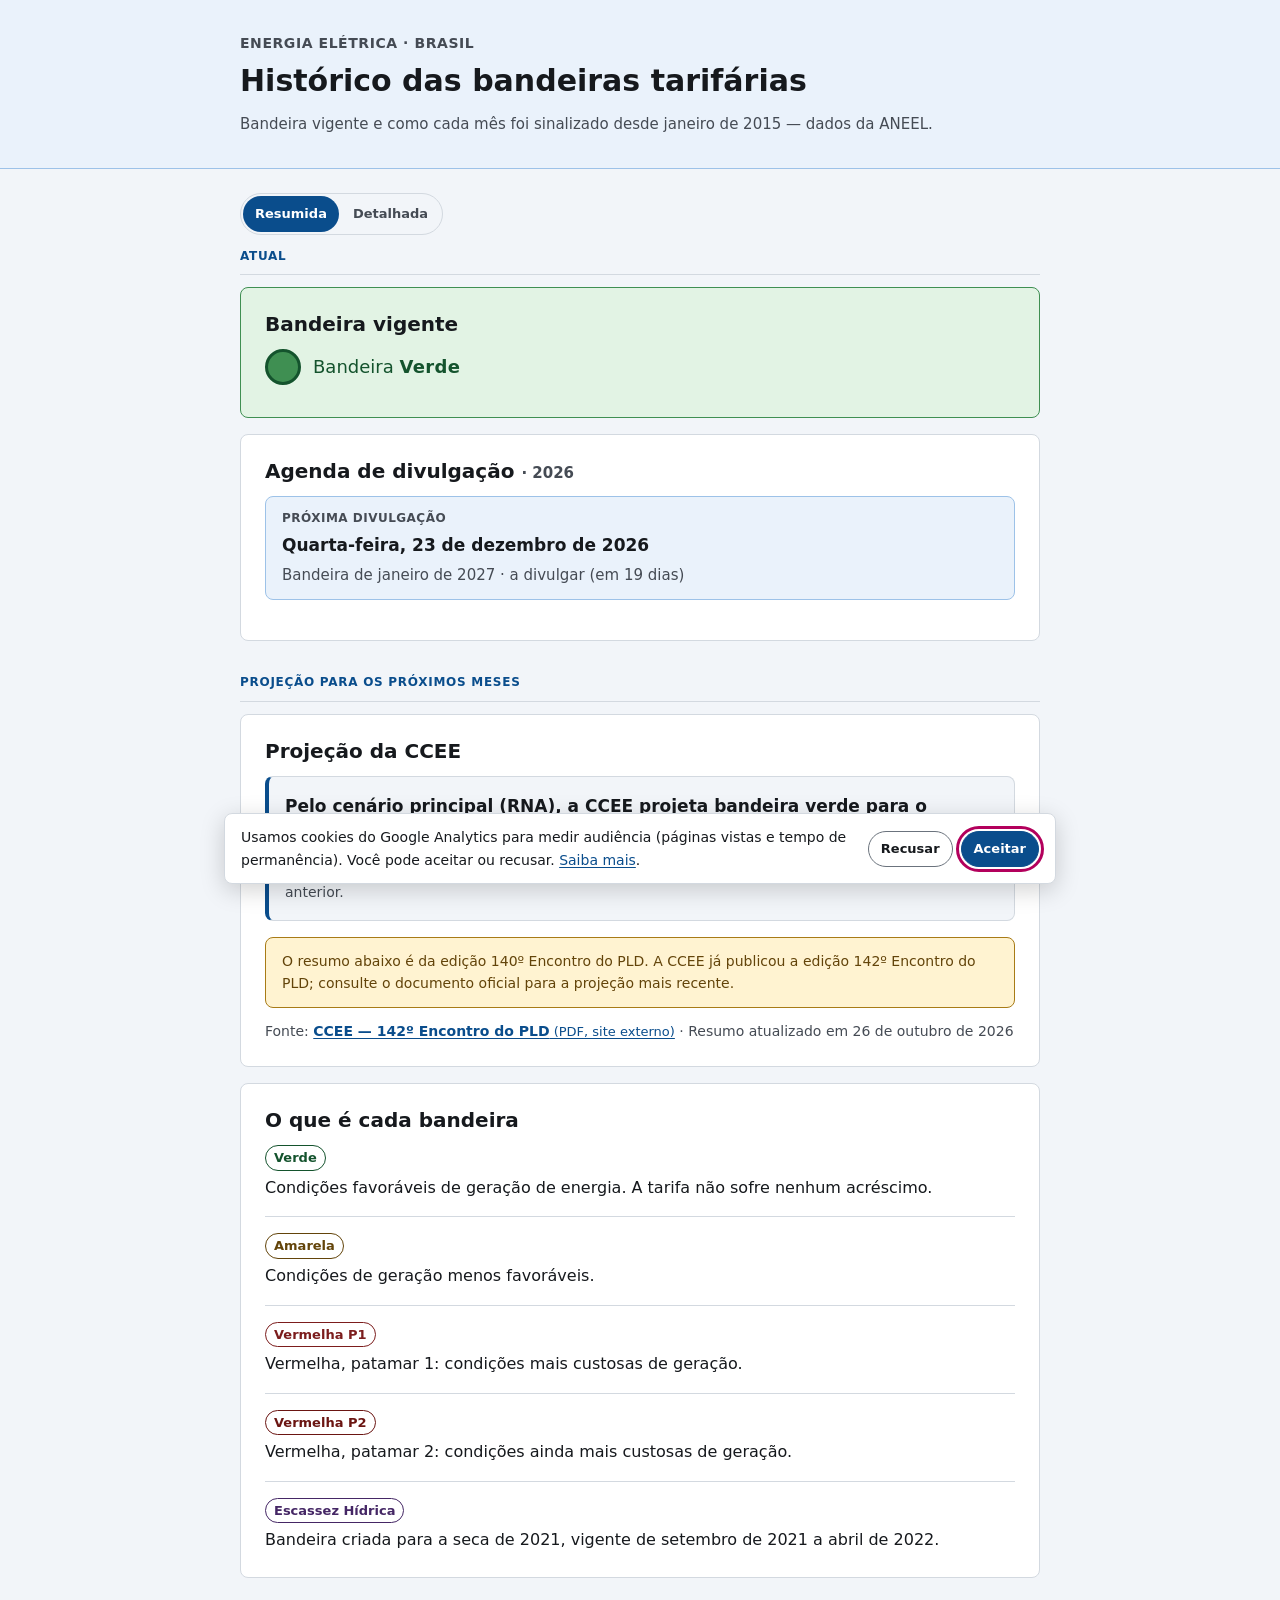
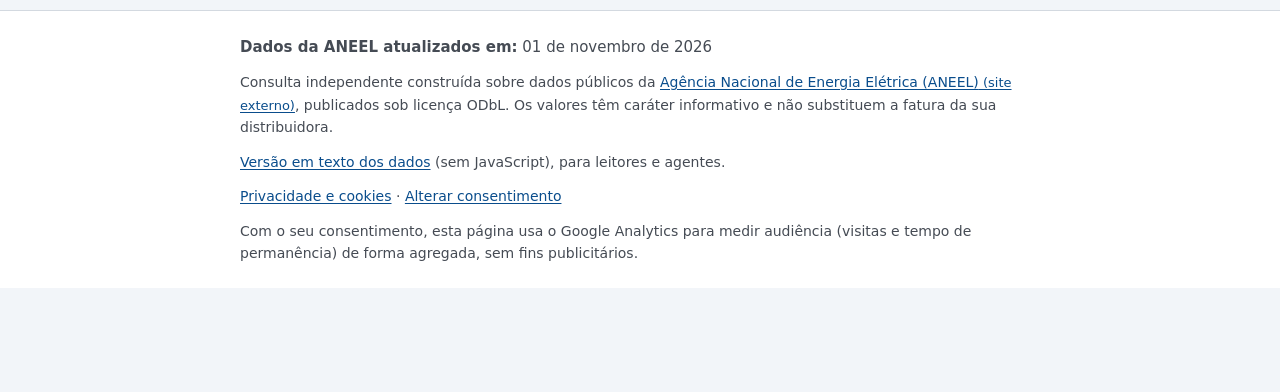
<file: index.html>
<!DOCTYPE html>
<html lang="pt-BR" data-visao="resumida">
<head>
<meta charset="utf-8">
<meta name="viewport" content="width=device-width, initial-scale=1">
<title>Histórico das bandeiras tarifárias — ANEEL (2015 a 2026)</title>
<meta name="description" content="Bandeira tarifária vigente, histórico mensal desde janeiro de 2015 e calendário de divulgação da ANEEL: gráfico por ano, resumo anual e tabela completa. Dados oficiais da ANEEL.">
<meta name="robots" content="index, follow, max-image-preview:large, max-snippet:-1">
<link rel="canonical" href="https://brunohdc.github.io/bandeiras-tarifarias/">
<meta name="theme-color" content="#0a4d8c">
<link rel="icon" href="favicon.svg" type="image/svg+xml">
<link rel="icon" href="favicon-96.png" sizes="96x96" type="image/png">

<!-- Open Graph e Twitter Card -->
<meta property="og:type" content="website">
<meta property="og:locale" content="pt_BR">
<meta property="og:site_name" content="Histórico das bandeiras tarifárias">
<meta property="og:title" content="Histórico das bandeiras tarifárias — ANEEL">
<meta property="og:description" content="Bandeira vigente, calendário de divulgação e série mensal das bandeiras tarifárias desde 2015. Dados oficiais da ANEEL.">
<meta property="og:url" content="https://brunohdc.github.io/bandeiras-tarifarias/">
<meta property="og:image" content="https://brunohdc.github.io/bandeiras-tarifarias/og-image.png">
<meta property="og:image:width" content="1200">
<meta property="og:image:height" content="630">
<meta property="og:image:alt" content="Histórico das bandeiras tarifárias — dados da ANEEL desde 2015">
<meta name="twitter:card" content="summary_large_image">
<meta name="twitter:title" content="Histórico das bandeiras tarifárias — ANEEL">
<meta name="twitter:description" content="Bandeira vigente, calendário de divulgação e série mensal desde 2015 — dados da ANEEL.">
<meta name="twitter:image" content="https://brunohdc.github.io/bandeiras-tarifarias/og-image.png">

<script>
  try {
    if (localStorage.getItem('visao-bandeiras') === 'detalhada' || location.hash === '#passado') {
      document.documentElement.setAttribute('data-visao', 'detalhada');
    }
  } catch (e) {}
</script>
<link rel="stylesheet" href="bandeiras.css?v=11">

<!-- Dados estruturados para buscadores e ferramentas de IA -->
<script type="application/ld+json">
{
  "@context": "https://schema.org",
  "@graph": [
    {
      "@type": "WebSite",
      "@id": "https://brunohdc.github.io/bandeiras-tarifarias/#website",
      "url": "https://brunohdc.github.io/bandeiras-tarifarias/",
      "name": "Histórico das bandeiras tarifárias — ANEEL",
      "description": "Consulta independente sobre as bandeiras tarifárias de energia elétrica no Brasil, com série mensal desde janeiro de 2015.",
      "inLanguage": "pt-BR"
    },
    {
      "@type": "WebPage",
      "@id": "https://brunohdc.github.io/bandeiras-tarifarias/#webpage",
      "url": "https://brunohdc.github.io/bandeiras-tarifarias/",
      "name": "Histórico das bandeiras tarifárias — ANEEL (2015 a 2026)",
      "description": "Bandeira tarifária vigente, histórico mensal desde 2015, calendário de divulgação, gráfico por ano e tabela completa. Dados oficiais da ANEEL.",
      "isPartOf": { "@id": "https://brunohdc.github.io/bandeiras-tarifarias/#website" },
      "inLanguage": "pt-BR",
      "dateModified": "2026-10-26",
      "about": { "@id": "https://brunohdc.github.io/bandeiras-tarifarias/#dataset" }
    },
    {
      "@type": "Dataset",
      "@id": "https://brunohdc.github.io/bandeiras-tarifarias/#dataset",
      "name": "Histórico mensal das bandeiras tarifárias no Brasil",
      "description": "Série mensal da bandeira tarifária acionada e do adicional em R$/MWh, de janeiro de 2015 até o mês mais recente publicado pela ANEEL, com resumo anual e calendário de divulgação.",
      "url": "https://brunohdc.github.io/bandeiras-tarifarias/",
      "license": "https://opendatacommons.org/licenses/odbl/1-0/",
      "creator": {
        "@type": "GovernmentOrganization",
        "name": "Agência Nacional de Energia Elétrica (ANEEL)",
        "url": "https://www.gov.br/aneel/"
      },
      "temporalCoverage": "2015-01/..",
      "spatialCoverage": { "@type": "Place", "name": "Brasil" },
      "isBasedOn": "https://dadosabertos.aneel.gov.br/dataset/bandeiras-tarifarias",
      "distribution": [
        {
          "@type": "DataDownload",
          "encodingFormat": "application/json",
          "contentUrl": "https://brunohdc.github.io/bandeiras-tarifarias/data/bandeiras.json"
        },
        {
          "@type": "DataDownload",
          "encodingFormat": "application/json",
          "contentUrl": "https://brunohdc.github.io/bandeiras-tarifarias/data/agenda.json"
        },
        {
          "@type": "DataDownload",
          "encodingFormat": "application/json",
          "contentUrl": "https://brunohdc.github.io/bandeiras-tarifarias/data/projecao.json"
        }
      ],
      "variableMeasured": [
        { "@type": "PropertyValue", "name": "Bandeira tarifária" },
        { "@type": "PropertyValue", "name": "Adicional da bandeira", "unitText": "BRL/MWh" }
      ]
    }
  ]
}
</script>
</head>
<body>

<a class="skip-link" href="#conteudo">Pular para o conteúdo</a>

<header class="cabecalho">
  <div class="conteiner">
    <p class="eyebrow">Energia elétrica · Brasil</p>
    <h1>Histórico das bandeiras tarifárias</h1>
    <p class="subtitulo">Bandeira vigente e como cada mês foi sinalizado desde janeiro de 2015 — dados da ANEEL.</p>
  </div>
</header>

<main id="conteudo" class="conteiner">

  <noscript>
    <p class="estimativa-vazia">
      Esta página usa JavaScript para desenhar o gráfico e as tabelas. Os dados completos estão em
      <a href="data/bandeiras.json">data/bandeiras.json</a> (série mensal) e
      <a href="data/agenda.json">data/agenda.json</a> (calendário de divulgação).
      A versão em texto está em <a href="dados.html">dados.html</a>.
      A fonte original é o
      <a href="https://dadosabertos.aneel.gov.br/dataset/bandeiras-tarifarias" rel="noopener" target="_blank">conjunto de dados da ANEEL<span class="externo"> (site externo)</span></a>.
    </p>
  </noscript>

  <p class="estimativa-vazia" id="erro-carga" hidden>
    Não foi possível carregar os dados das bandeiras.
    Recarregue a página ou consulte o
    <a href="https://dadosabertos.aneel.gov.br/dataset/bandeiras-tarifarias" rel="noopener" target="_blank">portal de dados abertos da ANEEL<span class="externo"> (site externo)</span></a>.
  </p>

  <div class="visao" role="group" aria-label="Nível de detalhe da página">
    <button type="button" class="visao-botao" data-visao="resumida" aria-pressed="true">Resumida</button>
    <button type="button" class="visao-botao" data-visao="detalhada" aria-pressed="false">Detalhada</button>
  </div>

  <p class="marcador" id="atual">Atual</p>

  <!-- 1. BANDEIRA VIGENTE -->
  <section class="cartao" aria-labelledby="titulo-vigente">
    <h2 id="titulo-vigente">Bandeira vigente</h2>

    <p class="bandeira">
      <span id="vig-icone" class="bandeira-icone" aria-hidden="true"></span>
      <span class="bandeira-nome">Bandeira <strong id="vig-nome">—</strong></span>
    </p>
    <p class="bandeira-descricao so-detalhado" id="vig-descricao">Condições favoráveis de geração de energia.</p>

    <dl class="detalhes so-detalhado">
      <div>
        <dt>Mês de referência</dt>
        <dd id="vig-mes">—</dd>
      </div>
      <div>
        <dt>Vigência</dt>
        <dd id="vig-vigencia">—</dd>
      </div>
      <div>
        <dt>Adicional da bandeira</dt>
        <dd id="vig-adicional">—</dd>
      </div>
      <div>
        <dt>Dados da ANEEL atualizados em</dt>
        <dd id="vig-atualizado">—</dd>
      </div>
    </dl>

    <p class="aviso-suave so-detalhado" id="vig-aviso" hidden></p>

    <p class="fonte so-detalhado">
      Fonte: <a id="vig-fonte" href="https://dadosabertos.aneel.gov.br/dataset/bandeiras-tarifarias" rel="noopener" target="_blank">ANEEL — Dados Abertos: Bandeiras Tarifárias<span class="externo"> (site externo)</span></a>
      <span class="resolucao" id="vig-serie"></span>
    </p>
  </section>

  <!-- 2. AGENDA DE DIVULGAÇÃO -->
  <section class="cartao" aria-labelledby="titulo-agenda">
    <h2 id="titulo-agenda">Agenda de divulgação <span class="agenda-ano" id="agenda-ano"></span></h2>
    <p class="instrucao so-detalhado">
      A ANEEL divulga a bandeira de cada mês no fim do mês anterior, em data definida no
      calendário oficial. A cor passa a valer no primeiro dia do mês de referência.
    </p>

    <div class="agenda-proxima" id="agenda-proxima" hidden>
      <p class="agenda-proxima-rotulo">Próxima divulgação</p>
      <p class="agenda-proxima-data"><time id="agenda-proxima-data"></time></p>
      <p class="agenda-proxima-detalhe" id="agenda-proxima-detalhe"></p>
    </div>

    <div class="tabela-rolagem so-detalhado" tabindex="0" role="region" aria-labelledby="titulo-agenda">
      <table class="tabela tabela-agenda">
        <caption class="sr-only">Calendário de divulgação das bandeiras tarifárias: data do anúncio, mês de vigência e bandeira divulgada</caption>
        <thead>
          <tr>
            <th scope="col">Divulgação</th>
            <th scope="col">Mês de vigência</th>
            <th scope="col">Bandeira</th>
          </tr>
        </thead>
        <tbody id="corpo-agenda"></tbody>
      </table>
    </div>

    <p class="aviso-suave" id="agenda-nota" hidden></p>

    <p class="fonte so-detalhado">
      Fonte: <a id="agenda-fonte" href="https://www.gov.br/aneel/pt-br/calendario-de-atividades/acionamento-bandeiras" rel="noopener" target="_blank">ANEEL — Calendário de acionamento das bandeiras tarifárias<span class="externo"> (site externo)</span></a>
    </p>
  </section>

  <p class="marcador" id="projecao">Projeção para os próximos meses</p>

  <!-- 3. PROJEÇÃO DA CCEE -->
  <section class="cartao" aria-labelledby="titulo-projecao">
    <h2 id="titulo-projecao">Projeção da CCEE</h2>
    <p class="instrucao so-detalhado">
      A CCEE apresenta no Encontro do PLD uma projeção da bandeira tarifária para os meses
      seguintes. Resumo da última edição disponível:
    </p>

    <div class="projecao-resumo">
      <p class="projecao-edicao so-detalhado" id="projecao-edicao"></p>
      <p class="projecao-texto" id="projecao-texto"></p>
      <ul class="projecao-destaques so-detalhado" id="projecao-destaques"></ul>
      <p class="projecao-ressalva" id="projecao-ressalva"></p>
    </div>

    <p class="projecao-aviso" id="projecao-aviso" hidden></p>

    <p class="fonte">
      Fonte: <a id="projecao-fonte" href="https://www.ccee.org.br/dados-e-analises/dados-pld" rel="noopener" target="_blank">CCEE — Encontro do PLD<span class="externo"> (PDF, site externo)</span></a>
      · Resumo atualizado em <time id="projecao-atualizado"></time>
    </p>
  </section>

  <p class="marcador so-detalhado" id="passado">Passado</p>

  <!-- 4. GRÁFICO POR ANO -->
  <section class="cartao so-detalhado" aria-labelledby="titulo-grafico">
    <h2 id="titulo-grafico">Bandeiras mês a mês</h2>
    <p class="instrucao">
      Cada linha representa um ano e cada ponto um mês: a altura do ponto indica a bandeira
      aplicada naquele mês. Toque ou passe o mouse sobre um ponto para ver o detalhe.
      Use os botões de ano para destacar uma linha por vez.
    </p>

    <div class="chips" role="group" aria-label="Destacar ano no gráfico" id="chips"></div>

    <div class="grafico-rolagem" tabindex="0" role="region" aria-label="Gráfico das bandeiras tarifárias por mês, com uma linha por ano">
      <div class="grafico-area">
        <svg id="grafico" viewBox="0 0 760 420" role="img"
             aria-label="Gráfico de linhas: bandeira tarifária aplicada em cada mês de 2015 até 2026, com uma linha por ano e o mês no eixo horizontal. Os valores também estão na tabela abaixo."></svg>
        <div class="dica" id="dica" hidden></div>
      </div>
    </div>

    <p class="nota-grafico" id="nota-grafico"></p>
    <div class="sr-only" role="status" aria-live="polite" id="anuncio-grafico"></div>

    <details class="bloco-detalhes">
      <summary>Ver o mês a mês em tabela</summary>
      <div class="tabela-rolagem" tabindex="0" role="region" aria-label="Tabela mensal das bandeiras tarifárias">
        <table class="tabela">
          <caption class="sr-only">Bandeira tarifária e adicional de cada mês desde janeiro de 2015</caption>
          <thead>
            <tr>
              <th scope="col">Mês</th>
              <th scope="col">Bandeira</th>
              <th scope="col">Adicional (R$ / 100 kWh)</th>
            </tr>
          </thead>
          <tbody id="corpo-meses"></tbody>
        </table>
      </div>
    </details>

    <p class="fonte">
      Fonte: <a class="fonte-grafico" href="https://dadosabertos.aneel.gov.br/dataset/bandeiras-tarifarias/resource/0591b8f6-fe54-437b-b72b-1aa2efd46e42" rel="noopener" target="_blank">ANEEL — Bandeira Tarifária - Acionamento<span class="externo"> (site externo)</span></a>
    </p>
  </section>

  <!-- 5. RESUMO POR ANO -->
  <section class="cartao so-detalhado" aria-labelledby="titulo-resumo">
    <h2 id="titulo-resumo">Resumo por ano</h2>
    <p class="instrucao">Quantidade de meses em cada bandeira, ano a ano.</p>

    <div class="tabela-rolagem" tabindex="0" role="region" aria-labelledby="titulo-resumo">
      <table class="tabela tabela-resumo">
        <caption class="sr-only">Meses por bandeira tarifária em cada ano</caption>
        <thead>
          <tr>
            <th scope="col">Ano</th>
            <th scope="col">Verde</th>
            <th scope="col">Amarela</th>
            <th scope="col">Vermelha P1</th>
            <th scope="col">Vermelha P2</th>
            <th scope="col">Escassez hídrica</th>
            <th scope="col">Meses</th>
          </tr>
        </thead>
        <tbody id="corpo-resumo"></tbody>
      </table>
    </div>

    <p class="aviso-suave" id="resumo-nota"></p>
  </section>

  <!-- 6. DICIONÁRIO DE BANDEIRAS -->
  <section class="cartao" aria-labelledby="titulo-dicionario">
    <h2 id="titulo-dicionario">O que é cada bandeira</h2>
    <ul class="lista-bandeiras" id="lista-bandeiras"></ul>
  </section>

  <!-- 7. AVISOS -->
  <section class="cartao cartao-aviso so-detalhado" aria-labelledby="titulo-avisos">
    <h2 id="titulo-avisos">Como ler estes dados</h2>
    <ul class="lista-avisos">
      <li>A bandeira tarifária é um <strong>adicional</strong> cobrado por kWh consumido. Ela não substitui a tarifa: é somada a ela.</li>
      <li>Unidades com consumo igual ou inferior a <strong>30 kWh</strong> no mês de referência são isentas do adicional da bandeira (Resolução ANEEL nº 1.000/2021).</li>
      <li>Os valores exibidos são os <strong>sem tributos</strong>. ICMS, PIS/COFINS, taxa de iluminação pública e outros encargos aparecem separadamente na conta.</li>
      <li>A série começa em <strong>janeiro de 2015</strong>, quando o sistema de bandeiras entrou em vigor, e cobre consumidores do Sistema Interligado Nacional. A bandeira <strong>Escassez Hídrica</strong> foi uma criação excepcional para a seca de 2021 (set/2021 a abr/2022).</li>
    </ul>
  </section>

</main>

<footer class="rodape">
  <div class="conteiner">
    <p class="verificado">
      <strong>Dados da ANEEL atualizados em:</strong> <time id="rodape-atualizado" datetime="2026-10-19">19 de outubro de 2026</time>
    </p>
    <p class="rodape-nota">
      Consulta independente construída sobre dados públicos da
      <a href="https://dadosabertos.aneel.gov.br/dataset/bandeiras-tarifarias" rel="noopener" target="_blank">Agência Nacional de Energia Elétrica (ANEEL)<span class="externo"> (site externo)</span></a>,
      publicados sob licença ODbL. Os valores têm caráter informativo e não substituem a fatura
      da sua distribuidora.
    </p>
    <p class="rodape-nota rodape-dados">
      <a href="dados.html">Versão em texto dos dados</a> (sem JavaScript), para leitores e agentes.
    </p>
    <p class="rodape-nota rodape-links">
      <a href="privacidade.html">Privacidade e cookies</a>
      · <button type="button" class="link-botao" data-cookies>Alterar consentimento</button>
    </p>
    <p class="rodape-nota rodape-analytics">
      Com o seu consentimento, esta página usa o Google Analytics para medir audiência
      (visitas e tempo de permanência) de forma agregada, sem fins publicitários.
    </p>
  </div>
</footer>

<!-- Dados embutidos como fallback caso o fetch de data/bandeiras.json falhe (ex.: abrindo o arquivo direto) -->
<script type="application/json" id="dados-fallback">
{
  "fonte": {
    "nome": "ANEEL — Dados Abertos: Bandeiras Tarifárias",
    "url": "https://dadosabertos.aneel.gov.br/dataset/bandeiras-tarifarias",
    "recurso": "https://dadosabertos.aneel.gov.br/dataset/bandeiras-tarifarias/resource/0591b8f6-fe54-437b-b72b-1aa2efd46e42",
    "licenca": "ODbL (Open Data Commons Open Database License)",
    "atualizadoEm": "2026-11-01"
  },
  "unidade": "adicionalMwh em R$/MWh (como publicado pela ANEEL); adicionalKwh = adicionalMwh / 1000",
  "bandeiras": [
    {
      "chave": "verde",
      "nome": "Verde",
      "severidade": 0,
      "descricao": "Condições favoráveis de geração de energia. A tarifa não sofre nenhum acréscimo."
    },
    {
      "chave": "amarela",
      "nome": "Amarela",
      "severidade": 1,
      "descricao": "Condições de geração menos favoráveis."
    },
    {
      "chave": "vermelha-p1",
      "nome": "Vermelha P1",
      "severidade": 2,
      "descricao": "Vermelha, patamar 1: condições mais custosas de geração."
    },
    {
      "chave": "vermelha-p2",
      "nome": "Vermelha P2",
      "severidade": 3,
      "descricao": "Vermelha, patamar 2: condições ainda mais custosas de geração."
    },
    {
      "chave": "escassez-hidrica",
      "nome": "Escassez Hídrica",
      "severidade": 4,
      "descricao": "Bandeira criada para a seca de 2021, vigente de setembro de 2021 a abril de 2022."
    }
  ],
  "vigente": {
    "competencia": "2026-10",
    "bandeira": "Verde",
    "chave": "verde",
    "severidade": 0,
    "adicionalMwh": 0,
    "adicionalKwh": 0
  },
  "meses": [
    {
      "competencia": "2015-01",
      "bandeira": "Vermelha P1",
      "chave": "vermelha-p1",
      "severidade": 2,
      "adicionalMwh": 30,
      "adicionalKwh": 0.03
    },
    {
      "competencia": "2015-02",
      "bandeira": "Vermelha P1",
      "chave": "vermelha-p1",
      "severidade": 2,
      "adicionalMwh": 30,
      "adicionalKwh": 0.03
    },
    {
      "competencia": "2015-03",
      "bandeira": "Vermelha P1",
      "chave": "vermelha-p1",
      "severidade": 2,
      "adicionalMwh": 55,
      "adicionalKwh": 0.055
    },
    {
      "competencia": "2015-04",
      "bandeira": "Vermelha P1",
      "chave": "vermelha-p1",
      "severidade": 2,
      "adicionalMwh": 55,
      "adicionalKwh": 0.055
    },
    {
      "competencia": "2015-05",
      "bandeira": "Vermelha P1",
      "chave": "vermelha-p1",
      "severidade": 2,
      "adicionalMwh": 55,
      "adicionalKwh": 0.055
    },
    {
      "competencia": "2015-06",
      "bandeira": "Vermelha P1",
      "chave": "vermelha-p1",
      "severidade": 2,
      "adicionalMwh": 55,
      "adicionalKwh": 0.055
    },
    {
      "competencia": "2015-07",
      "bandeira": "Vermelha P1",
      "chave": "vermelha-p1",
      "severidade": 2,
      "adicionalMwh": 55,
      "adicionalKwh": 0.055
    },
    {
      "competencia": "2015-08",
      "bandeira": "Vermelha P1",
      "chave": "vermelha-p1",
      "severidade": 2,
      "adicionalMwh": 55,
      "adicionalKwh": 0.055
    },
    {
      "competencia": "2015-09",
      "bandeira": "Vermelha P1",
      "chave": "vermelha-p1",
      "severidade": 2,
      "adicionalMwh": 45,
      "adicionalKwh": 0.045
    },
    {
      "competencia": "2015-10",
      "bandeira": "Vermelha P1",
      "chave": "vermelha-p1",
      "severidade": 2,
      "adicionalMwh": 45,
      "adicionalKwh": 0.045
    },
    {
      "competencia": "2015-11",
      "bandeira": "Vermelha P1",
      "chave": "vermelha-p1",
      "severidade": 2,
      "adicionalMwh": 45,
      "adicionalKwh": 0.045
    },
    {
      "competencia": "2015-12",
      "bandeira": "Vermelha P1",
      "chave": "vermelha-p1",
      "severidade": 2,
      "adicionalMwh": 45,
      "adicionalKwh": 0.045
    },
    {
      "competencia": "2016-01",
      "bandeira": "Vermelha P1",
      "chave": "vermelha-p1",
      "severidade": 2,
      "adicionalMwh": 45,
      "adicionalKwh": 0.045
    },
    {
      "competencia": "2016-02",
      "bandeira": "Vermelha P2",
      "chave": "vermelha-p2",
      "severidade": 3,
      "adicionalMwh": 45,
      "adicionalKwh": 0.045
    },
    {
      "competencia": "2016-03",
      "bandeira": "Amarela",
      "chave": "amarela",
      "severidade": 1,
      "adicionalMwh": 15,
      "adicionalKwh": 0.015
    },
    {
      "competencia": "2016-04",
      "bandeira": "Verde",
      "chave": "verde",
      "severidade": 0,
      "adicionalMwh": 0,
      "adicionalKwh": 0
    },
    {
      "competencia": "2016-05",
      "bandeira": "Verde",
      "chave": "verde",
      "severidade": 0,
      "adicionalMwh": 0,
      "adicionalKwh": 0
    },
    {
      "competencia": "2016-06",
      "bandeira": "Verde",
      "chave": "verde",
      "severidade": 0,
      "adicionalMwh": 0,
      "adicionalKwh": 0
    },
    {
      "competencia": "2016-07",
      "bandeira": "Verde",
      "chave": "verde",
      "severidade": 0,
      "adicionalMwh": 0,
      "adicionalKwh": 0
    },
    {
      "competencia": "2016-08",
      "bandeira": "Verde",
      "chave": "verde",
      "severidade": 0,
      "adicionalMwh": 0,
      "adicionalKwh": 0
    },
    {
      "competencia": "2016-09",
      "bandeira": "Verde",
      "chave": "verde",
      "severidade": 0,
      "adicionalMwh": 0,
      "adicionalKwh": 0
    },
    {
      "competencia": "2016-10",
      "bandeira": "Verde",
      "chave": "verde",
      "severidade": 0,
      "adicionalMwh": 0,
      "adicionalKwh": 0
    },
    {
      "competencia": "2016-11",
      "bandeira": "Amarela",
      "chave": "amarela",
      "severidade": 1,
      "adicionalMwh": 15,
      "adicionalKwh": 0.015
    },
    {
      "competencia": "2016-12",
      "bandeira": "Verde",
      "chave": "verde",
      "severidade": 0,
      "adicionalMwh": 0,
      "adicionalKwh": 0
    },
    {
      "competencia": "2017-01",
      "bandeira": "Verde",
      "chave": "verde",
      "severidade": 0,
      "adicionalMwh": 0,
      "adicionalKwh": 0
    },
    {
      "competencia": "2017-02",
      "bandeira": "Verde",
      "chave": "verde",
      "severidade": 0,
      "adicionalMwh": 0,
      "adicionalKwh": 0
    },
    {
      "competencia": "2017-03",
      "bandeira": "Amarela",
      "chave": "amarela",
      "severidade": 1,
      "adicionalMwh": 20,
      "adicionalKwh": 0.02
    },
    {
      "competencia": "2017-04",
      "bandeira": "Vermelha P1",
      "chave": "vermelha-p1",
      "severidade": 2,
      "adicionalMwh": 30,
      "adicionalKwh": 0.03
    },
    {
      "competencia": "2017-05",
      "bandeira": "Vermelha P1",
      "chave": "vermelha-p1",
      "severidade": 2,
      "adicionalMwh": 30,
      "adicionalKwh": 0.03
    },
    {
      "competencia": "2017-06",
      "bandeira": "Verde",
      "chave": "verde",
      "severidade": 0,
      "adicionalMwh": 0,
      "adicionalKwh": 0
    },
    {
      "competencia": "2017-07",
      "bandeira": "Amarela",
      "chave": "amarela",
      "severidade": 1,
      "adicionalMwh": 20,
      "adicionalKwh": 0.02
    },
    {
      "competencia": "2017-08",
      "bandeira": "Vermelha P1",
      "chave": "vermelha-p1",
      "severidade": 2,
      "adicionalMwh": 30,
      "adicionalKwh": 0.03
    },
    {
      "competencia": "2017-09",
      "bandeira": "Amarela",
      "chave": "amarela",
      "severidade": 1,
      "adicionalMwh": 20,
      "adicionalKwh": 0.02
    },
    {
      "competencia": "2017-10",
      "bandeira": "Vermelha P2",
      "chave": "vermelha-p2",
      "severidade": 3,
      "adicionalMwh": 35,
      "adicionalKwh": 0.035
    },
    {
      "competencia": "2017-11",
      "bandeira": "Vermelha P2",
      "chave": "vermelha-p2",
      "severidade": 3,
      "adicionalMwh": 50,
      "adicionalKwh": 0.05
    },
    {
      "competencia": "2017-12",
      "bandeira": "Vermelha P1",
      "chave": "vermelha-p1",
      "severidade": 2,
      "adicionalMwh": 30,
      "adicionalKwh": 0.03
    },
    {
      "competencia": "2018-01",
      "bandeira": "Verde",
      "chave": "verde",
      "severidade": 0,
      "adicionalMwh": 0,
      "adicionalKwh": 0
    },
    {
      "competencia": "2018-02",
      "bandeira": "Verde",
      "chave": "verde",
      "severidade": 0,
      "adicionalMwh": 0,
      "adicionalKwh": 0
    },
    {
      "competencia": "2018-03",
      "bandeira": "Verde",
      "chave": "verde",
      "severidade": 0,
      "adicionalMwh": 0,
      "adicionalKwh": 0
    },
    {
      "competencia": "2018-04",
      "bandeira": "Verde",
      "chave": "verde",
      "severidade": 0,
      "adicionalMwh": 0,
      "adicionalKwh": 0
    },
    {
      "competencia": "2018-05",
      "bandeira": "Amarela",
      "chave": "amarela",
      "severidade": 1,
      "adicionalMwh": 10,
      "adicionalKwh": 0.01
    },
    {
      "competencia": "2018-06",
      "bandeira": "Vermelha P2",
      "chave": "vermelha-p2",
      "severidade": 3,
      "adicionalMwh": 50,
      "adicionalKwh": 0.05
    },
    {
      "competencia": "2018-07",
      "bandeira": "Vermelha P2",
      "chave": "vermelha-p2",
      "severidade": 3,
      "adicionalMwh": 50,
      "adicionalKwh": 0.05
    },
    {
      "competencia": "2018-08",
      "bandeira": "Vermelha P2",
      "chave": "vermelha-p2",
      "severidade": 3,
      "adicionalMwh": 50,
      "adicionalKwh": 0.05
    },
    {
      "competencia": "2018-09",
      "bandeira": "Vermelha P2",
      "chave": "vermelha-p2",
      "severidade": 3,
      "adicionalMwh": 50,
      "adicionalKwh": 0.05
    },
    {
      "competencia": "2018-10",
      "bandeira": "Vermelha P2",
      "chave": "vermelha-p2",
      "severidade": 3,
      "adicionalMwh": 50,
      "adicionalKwh": 0.05
    },
    {
      "competencia": "2018-11",
      "bandeira": "Amarela",
      "chave": "amarela",
      "severidade": 1,
      "adicionalMwh": 10,
      "adicionalKwh": 0.01
    },
    {
      "competencia": "2018-12",
      "bandeira": "Verde",
      "chave": "verde",
      "severidade": 0,
      "adicionalMwh": 0,
      "adicionalKwh": 0
    },
    {
      "competencia": "2019-01",
      "bandeira": "Verde",
      "chave": "verde",
      "severidade": 0,
      "adicionalMwh": 0,
      "adicionalKwh": 0
    },
    {
      "competencia": "2019-02",
      "bandeira": "Verde",
      "chave": "verde",
      "severidade": 0,
      "adicionalMwh": 0,
      "adicionalKwh": 0
    },
    {
      "competencia": "2019-03",
      "bandeira": "Verde",
      "chave": "verde",
      "severidade": 0,
      "adicionalMwh": 0,
      "adicionalKwh": 0
    },
    {
      "competencia": "2019-04",
      "bandeira": "Verde",
      "chave": "verde",
      "severidade": 0,
      "adicionalMwh": 0,
      "adicionalKwh": 0
    },
    {
      "competencia": "2019-05",
      "bandeira": "Amarela",
      "chave": "amarela",
      "severidade": 1,
      "adicionalMwh": 10,
      "adicionalKwh": 0.01
    },
    {
      "competencia": "2019-06",
      "bandeira": "Verde",
      "chave": "verde",
      "severidade": 0,
      "adicionalMwh": 0,
      "adicionalKwh": 0
    },
    {
      "competencia": "2019-07",
      "bandeira": "Amarela",
      "chave": "amarela",
      "severidade": 1,
      "adicionalMwh": 15,
      "adicionalKwh": 0.015
    },
    {
      "competencia": "2019-08",
      "bandeira": "Vermelha P1",
      "chave": "vermelha-p1",
      "severidade": 2,
      "adicionalMwh": 40,
      "adicionalKwh": 0.04
    },
    {
      "competencia": "2019-09",
      "bandeira": "Vermelha P1",
      "chave": "vermelha-p1",
      "severidade": 2,
      "adicionalMwh": 40,
      "adicionalKwh": 0.04
    },
    {
      "competencia": "2019-10",
      "bandeira": "Amarela",
      "chave": "amarela",
      "severidade": 1,
      "adicionalMwh": 15,
      "adicionalKwh": 0.015
    },
    {
      "competencia": "2019-11",
      "bandeira": "Vermelha P1",
      "chave": "vermelha-p1",
      "severidade": 2,
      "adicionalMwh": 41.69,
      "adicionalKwh": 0.04169
    },
    {
      "competencia": "2019-12",
      "bandeira": "Amarela",
      "chave": "amarela",
      "severidade": 1,
      "adicionalMwh": 13.43,
      "adicionalKwh": 0.01343
    },
    {
      "competencia": "2020-01",
      "bandeira": "Amarela",
      "chave": "amarela",
      "severidade": 1,
      "adicionalMwh": 13.43,
      "adicionalKwh": 0.01343
    },
    {
      "competencia": "2020-02",
      "bandeira": "Verde",
      "chave": "verde",
      "severidade": 0,
      "adicionalMwh": 0,
      "adicionalKwh": 0
    },
    {
      "competencia": "2020-03",
      "bandeira": "Verde",
      "chave": "verde",
      "severidade": 0,
      "adicionalMwh": 0,
      "adicionalKwh": 0
    },
    {
      "competencia": "2020-04",
      "bandeira": "Verde",
      "chave": "verde",
      "severidade": 0,
      "adicionalMwh": 0,
      "adicionalKwh": 0
    },
    {
      "competencia": "2020-05",
      "bandeira": "Verde",
      "chave": "verde",
      "severidade": 0,
      "adicionalMwh": 0,
      "adicionalKwh": 0
    },
    {
      "competencia": "2020-06",
      "bandeira": "Verde",
      "chave": "verde",
      "severidade": 0,
      "adicionalMwh": 0,
      "adicionalKwh": 0
    },
    {
      "competencia": "2020-07",
      "bandeira": "Verde",
      "chave": "verde",
      "severidade": 0,
      "adicionalMwh": 0,
      "adicionalKwh": 0
    },
    {
      "competencia": "2020-08",
      "bandeira": "Verde",
      "chave": "verde",
      "severidade": 0,
      "adicionalMwh": 0,
      "adicionalKwh": 0
    },
    {
      "competencia": "2020-09",
      "bandeira": "Verde",
      "chave": "verde",
      "severidade": 0,
      "adicionalMwh": 0,
      "adicionalKwh": 0
    },
    {
      "competencia": "2020-10",
      "bandeira": "Verde",
      "chave": "verde",
      "severidade": 0,
      "adicionalMwh": 0,
      "adicionalKwh": 0
    },
    {
      "competencia": "2020-11",
      "bandeira": "Verde",
      "chave": "verde",
      "severidade": 0,
      "adicionalMwh": 0,
      "adicionalKwh": 0
    },
    {
      "competencia": "2020-12",
      "bandeira": "Vermelha P2",
      "chave": "vermelha-p2",
      "severidade": 3,
      "adicionalMwh": 62.43,
      "adicionalKwh": 0.06243
    },
    {
      "competencia": "2021-01",
      "bandeira": "Amarela",
      "chave": "amarela",
      "severidade": 1,
      "adicionalMwh": 13.43,
      "adicionalKwh": 0.01343
    },
    {
      "competencia": "2021-02",
      "bandeira": "Amarela",
      "chave": "amarela",
      "severidade": 1,
      "adicionalMwh": 13.43,
      "adicionalKwh": 0.01343
    },
    {
      "competencia": "2021-03",
      "bandeira": "Amarela",
      "chave": "amarela",
      "severidade": 1,
      "adicionalMwh": 13.43,
      "adicionalKwh": 0.01343
    },
    {
      "competencia": "2021-04",
      "bandeira": "Amarela",
      "chave": "amarela",
      "severidade": 1,
      "adicionalMwh": 13.43,
      "adicionalKwh": 0.01343
    },
    {
      "competencia": "2021-05",
      "bandeira": "Vermelha P1",
      "chave": "vermelha-p1",
      "severidade": 2,
      "adicionalMwh": 41.69,
      "adicionalKwh": 0.04169
    },
    {
      "competencia": "2021-06",
      "bandeira": "Vermelha P2",
      "chave": "vermelha-p2",
      "severidade": 3,
      "adicionalMwh": 62.43,
      "adicionalKwh": 0.06243
    },
    {
      "competencia": "2021-07",
      "bandeira": "Vermelha P2",
      "chave": "vermelha-p2",
      "severidade": 3,
      "adicionalMwh": 94.92,
      "adicionalKwh": 0.09492
    },
    {
      "competencia": "2021-08",
      "bandeira": "Vermelha P2",
      "chave": "vermelha-p2",
      "severidade": 3,
      "adicionalMwh": 94.92,
      "adicionalKwh": 0.09492
    },
    {
      "competencia": "2021-09",
      "bandeira": "Escassez Hídrica",
      "chave": "escassez-hidrica",
      "severidade": 4,
      "adicionalMwh": 142,
      "adicionalKwh": 0.142
    },
    {
      "competencia": "2021-10",
      "bandeira": "Escassez Hídrica",
      "chave": "escassez-hidrica",
      "severidade": 4,
      "adicionalMwh": 142,
      "adicionalKwh": 0.142
    },
    {
      "competencia": "2021-11",
      "bandeira": "Escassez Hídrica",
      "chave": "escassez-hidrica",
      "severidade": 4,
      "adicionalMwh": 142,
      "adicionalKwh": 0.142
    },
    {
      "competencia": "2021-12",
      "bandeira": "Escassez Hídrica",
      "chave": "escassez-hidrica",
      "severidade": 4,
      "adicionalMwh": 142,
      "adicionalKwh": 0.142
    },
    {
      "competencia": "2022-01",
      "bandeira": "Escassez Hídrica",
      "chave": "escassez-hidrica",
      "severidade": 4,
      "adicionalMwh": 142,
      "adicionalKwh": 0.142
    },
    {
      "competencia": "2022-02",
      "bandeira": "Escassez Hídrica",
      "chave": "escassez-hidrica",
      "severidade": 4,
      "adicionalMwh": 142,
      "adicionalKwh": 0.142
    },
    {
      "competencia": "2022-03",
      "bandeira": "Escassez Hídrica",
      "chave": "escassez-hidrica",
      "severidade": 4,
      "adicionalMwh": 142,
      "adicionalKwh": 0.142
    },
    {
      "competencia": "2022-04",
      "bandeira": "Escassez Hídrica",
      "chave": "escassez-hidrica",
      "severidade": 4,
      "adicionalMwh": 71,
      "adicionalKwh": 0.071
    },
    {
      "competencia": "2022-05",
      "bandeira": "Verde",
      "chave": "verde",
      "severidade": 0,
      "adicionalMwh": 0,
      "adicionalKwh": 0
    },
    {
      "competencia": "2022-06",
      "bandeira": "Verde",
      "chave": "verde",
      "severidade": 0,
      "adicionalMwh": 0,
      "adicionalKwh": 0
    },
    {
      "competencia": "2022-07",
      "bandeira": "Verde",
      "chave": "verde",
      "severidade": 0,
      "adicionalMwh": 0,
      "adicionalKwh": 0
    },
    {
      "competencia": "2022-08",
      "bandeira": "Verde",
      "chave": "verde",
      "severidade": 0,
      "adicionalMwh": 0,
      "adicionalKwh": 0
    },
    {
      "competencia": "2022-09",
      "bandeira": "Verde",
      "chave": "verde",
      "severidade": 0,
      "adicionalMwh": 0,
      "adicionalKwh": 0
    },
    {
      "competencia": "2022-10",
      "bandeira": "Verde",
      "chave": "verde",
      "severidade": 0,
      "adicionalMwh": 0,
      "adicionalKwh": 0
    },
    {
      "competencia": "2022-11",
      "bandeira": "Verde",
      "chave": "verde",
      "severidade": 0,
      "adicionalMwh": 0,
      "adicionalKwh": 0
    },
    {
      "competencia": "2022-12",
      "bandeira": "Verde",
      "chave": "verde",
      "severidade": 0,
      "adicionalMwh": 0,
      "adicionalKwh": 0
    },
    {
      "competencia": "2023-01",
      "bandeira": "Verde",
      "chave": "verde",
      "severidade": 0,
      "adicionalMwh": 0,
      "adicionalKwh": 0
    },
    {
      "competencia": "2023-02",
      "bandeira": "Verde",
      "chave": "verde",
      "severidade": 0,
      "adicionalMwh": 0,
      "adicionalKwh": 0
    },
    {
      "competencia": "2023-03",
      "bandeira": "Verde",
      "chave": "verde",
      "severidade": 0,
      "adicionalMwh": 0,
      "adicionalKwh": 0
    },
    {
      "competencia": "2023-04",
      "bandeira": "Verde",
      "chave": "verde",
      "severidade": 0,
      "adicionalMwh": 0,
      "adicionalKwh": 0
    },
    {
      "competencia": "2023-05",
      "bandeira": "Verde",
      "chave": "verde",
      "severidade": 0,
      "adicionalMwh": 0,
      "adicionalKwh": 0
    },
    {
      "competencia": "2023-06",
      "bandeira": "Verde",
      "chave": "verde",
      "severidade": 0,
      "adicionalMwh": 0,
      "adicionalKwh": 0
    },
    {
      "competencia": "2023-07",
      "bandeira": "Verde",
      "chave": "verde",
      "severidade": 0,
      "adicionalMwh": 0,
      "adicionalKwh": 0
    },
    {
      "competencia": "2023-08",
      "bandeira": "Verde",
      "chave": "verde",
      "severidade": 0,
      "adicionalMwh": 0,
      "adicionalKwh": 0
    },
    {
      "competencia": "2023-09",
      "bandeira": "Verde",
      "chave": "verde",
      "severidade": 0,
      "adicionalMwh": 0,
      "adicionalKwh": 0
    },
    {
      "competencia": "2023-10",
      "bandeira": "Verde",
      "chave": "verde",
      "severidade": 0,
      "adicionalMwh": 0,
      "adicionalKwh": 0
    },
    {
      "competencia": "2023-11",
      "bandeira": "Verde",
      "chave": "verde",
      "severidade": 0,
      "adicionalMwh": 0,
      "adicionalKwh": 0
    },
    {
      "competencia": "2023-12",
      "bandeira": "Verde",
      "chave": "verde",
      "severidade": 0,
      "adicionalMwh": 0,
      "adicionalKwh": 0
    },
    {
      "competencia": "2024-01",
      "bandeira": "Verde",
      "chave": "verde",
      "severidade": 0,
      "adicionalMwh": 0,
      "adicionalKwh": 0
    },
    {
      "competencia": "2024-02",
      "bandeira": "Verde",
      "chave": "verde",
      "severidade": 0,
      "adicionalMwh": 0,
      "adicionalKwh": 0
    },
    {
      "competencia": "2024-03",
      "bandeira": "Verde",
      "chave": "verde",
      "severidade": 0,
      "adicionalMwh": 0,
      "adicionalKwh": 0
    },
    {
      "competencia": "2024-04",
      "bandeira": "Verde",
      "chave": "verde",
      "severidade": 0,
      "adicionalMwh": 0,
      "adicionalKwh": 0
    },
    {
      "competencia": "2024-05",
      "bandeira": "Verde",
      "chave": "verde",
      "severidade": 0,
      "adicionalMwh": 0,
      "adicionalKwh": 0
    },
    {
      "competencia": "2024-06",
      "bandeira": "Verde",
      "chave": "verde",
      "severidade": 0,
      "adicionalMwh": 0,
      "adicionalKwh": 0
    },
    {
      "competencia": "2024-07",
      "bandeira": "Amarela",
      "chave": "amarela",
      "severidade": 1,
      "adicionalMwh": 18.85,
      "adicionalKwh": 0.01885
    },
    {
      "competencia": "2024-08",
      "bandeira": "Verde",
      "chave": "verde",
      "severidade": 0,
      "adicionalMwh": 0,
      "adicionalKwh": 0
    },
    {
      "competencia": "2024-09",
      "bandeira": "Vermelha P1",
      "chave": "vermelha-p1",
      "severidade": 2,
      "adicionalMwh": 44.63,
      "adicionalKwh": 0.04463
    },
    {
      "competencia": "2024-10",
      "bandeira": "Vermelha P2",
      "chave": "vermelha-p2",
      "severidade": 3,
      "adicionalMwh": 78.77,
      "adicionalKwh": 0.07877
    },
    {
      "competencia": "2024-11",
      "bandeira": "Amarela",
      "chave": "amarela",
      "severidade": 1,
      "adicionalMwh": 18.85,
      "adicionalKwh": 0.01885
    },
    {
      "competencia": "2024-12",
      "bandeira": "Verde",
      "chave": "verde",
      "severidade": 0,
      "adicionalMwh": 0,
      "adicionalKwh": 0
    },
    {
      "competencia": "2025-01",
      "bandeira": "Verde",
      "chave": "verde",
      "severidade": 0,
      "adicionalMwh": 0,
      "adicionalKwh": 0
    },
    {
      "competencia": "2025-02",
      "bandeira": "Verde",
      "chave": "verde",
      "severidade": 0,
      "adicionalMwh": 0,
      "adicionalKwh": 0
    },
    {
      "competencia": "2025-03",
      "bandeira": "Verde",
      "chave": "verde",
      "severidade": 0,
      "adicionalMwh": 0,
      "adicionalKwh": 0
    },
    {
      "competencia": "2025-04",
      "bandeira": "Verde",
      "chave": "verde",
      "severidade": 0,
      "adicionalMwh": 0,
      "adicionalKwh": 0
    },
    {
      "competencia": "2025-05",
      "bandeira": "Amarela",
      "chave": "amarela",
      "severidade": 1,
      "adicionalMwh": 18.85,
      "adicionalKwh": 0.01885
    },
    {
      "competencia": "2025-06",
      "bandeira": "Vermelha P1",
      "chave": "vermelha-p1",
      "severidade": 2,
      "adicionalMwh": 44.63,
      "adicionalKwh": 0.04463
    },
    {
      "competencia": "2025-07",
      "bandeira": "Vermelha P1",
      "chave": "vermelha-p1",
      "severidade": 2,
      "adicionalMwh": 44.63,
      "adicionalKwh": 0.04463
    },
    {
      "competencia": "2025-08",
      "bandeira": "Vermelha P2",
      "chave": "vermelha-p2",
      "severidade": 3,
      "adicionalMwh": 78.77,
      "adicionalKwh": 0.07877
    },
    {
      "competencia": "2025-09",
      "bandeira": "Vermelha P2",
      "chave": "vermelha-p2",
      "severidade": 3,
      "adicionalMwh": 78.77,
      "adicionalKwh": 0.07877
    },
    {
      "competencia": "2025-10",
      "bandeira": "Vermelha P1",
      "chave": "vermelha-p1",
      "severidade": 2,
      "adicionalMwh": 44.63,
      "adicionalKwh": 0.04463
    },
    {
      "competencia": "2025-11",
      "bandeira": "Vermelha P1",
      "chave": "vermelha-p1",
      "severidade": 2,
      "adicionalMwh": 44.63,
      "adicionalKwh": 0.04463
    },
    {
      "competencia": "2025-12",
      "bandeira": "Amarela",
      "chave": "amarela",
      "severidade": 1,
      "adicionalMwh": 18.85,
      "adicionalKwh": 0.01885
    },
    {
      "competencia": "2026-01",
      "bandeira": "Verde",
      "chave": "verde",
      "severidade": 0,
      "adicionalMwh": 0,
      "adicionalKwh": 0
    },
    {
      "competencia": "2026-02",
      "bandeira": "Verde",
      "chave": "verde",
      "severidade": 0,
      "adicionalMwh": 0,
      "adicionalKwh": 0
    },
    {
      "competencia": "2026-03",
      "bandeira": "Verde",
      "chave": "verde",
      "severidade": 0,
      "adicionalMwh": 0,
      "adicionalKwh": 0
    },
    {
      "competencia": "2026-04",
      "bandeira": "Verde",
      "chave": "verde",
      "severidade": 0,
      "adicionalMwh": 0,
      "adicionalKwh": 0
    },
    {
      "competencia": "2026-05",
      "bandeira": "Amarela",
      "chave": "amarela",
      "severidade": 1,
      "adicionalMwh": 18.85,
      "adicionalKwh": 0.01885
    },
    {
      "competencia": "2026-06",
      "bandeira": "Amarela",
      "chave": "amarela",
      "severidade": 1,
      "adicionalMwh": 18.85,
      "adicionalKwh": 0.01885
    },
    {
      "competencia": "2026-07",
      "bandeira": "Amarela",
      "chave": "amarela",
      "severidade": 1,
      "adicionalMwh": 18.85,
      "adicionalKwh": 0.01885
    },
    {
      "competencia": "2026-08",
      "bandeira": "Amarela",
      "chave": "amarela",
      "severidade": 1,
      "adicionalMwh": 18.85,
      "adicionalKwh": 0.01885
    },
    {
      "competencia": "2026-09",
      "bandeira": "Amarela",
      "chave": "amarela",
      "severidade": 1,
      "adicionalMwh": 18.85,
      "adicionalKwh": 0.01885
    },
    {
      "competencia": "2026-10",
      "bandeira": "Verde",
      "chave": "verde",
      "severidade": 0,
      "adicionalMwh": 0,
      "adicionalKwh": 0
    }
  ]
}
</script>

<!-- Agenda oficial de divulgação das bandeiras (fallback caso o fetch de data/agenda.json falhe).
     Atualizar quando a ANEEL publicar o calendário do ano seguinte. -->
<script type="application/json" id="agenda-fallback">
{
  "ano": 2026,
  "fonte": {
    "nome": "ANEEL — Calendário de acionamento das bandeiras tarifárias",
    "url": "https://www.gov.br/aneel/pt-br/calendario-de-atividades/acionamento-bandeiras",
    "noticia": "https://www.gov.br/aneel/pt-br/assuntos/noticias/2026/bandeira-tarifaria-aneel-divulga-calendario-de-acionamento-para-2026",
    "publicadoEm": "2026-01-08"
  },
  "divulgacoes": [
    { "data": "2026-01-30", "competencia": "2026-02" },
    { "data": "2026-02-27", "competencia": "2026-03" },
    { "data": "2026-03-27", "competencia": "2026-04" },
    { "data": "2026-04-24", "competencia": "2026-05" },
    { "data": "2026-05-29", "competencia": "2026-06" },
    { "data": "2026-06-26", "competencia": "2026-07" },
    { "data": "2026-07-31", "competencia": "2026-08" },
    { "data": "2026-08-28", "competencia": "2026-09" },
    { "data": "2026-09-25", "competencia": "2026-10" },
    { "data": "2026-10-30", "competencia": "2026-11" },
    { "data": "2026-11-27", "competencia": "2026-12" },
    { "data": "2026-12-23", "competencia": "2027-01" }
  ]
}
</script>

<!-- Projeção da CCEE (fallback caso o fetch de data/projecao.json falhe).
     O link/edição é atualizado automaticamente pela Action; o resumo é curado. -->
<script type="application/json" id="projecao-fallback">
{
  "edicao": "142º Encontro do PLD",
  "mes": "2026-11",
  "url": "https://www.ccee.org.br/documents/80415/37684545/142o._Encontro_do_PLD_-_Novembro_de_2026.pdf/7eea11e4-cf11-9130-af6c-46579539fddb",
  "pagina": 97,
  "resumoEdicao": "140º Encontro do PLD",
  "resumo": "Pelo cenário principal (RNA), a CCEE projeta bandeira verde para o período de novembro de 2026 a dezembro de 2027.",
  "destaques": [
    "PLD gatilho no piso de R$ 57,31/MWh em todos os meses do horizonte projetado.",
    "Sensibilidade 2 (SMAP 2018): projeta alta a partir de julho de 2027, chegando a R$ 785,27/MWh em dezembro de 2027; nos meses anteriores, fica próxima do piso."
  ],
  "ressalva": "São cenários de projeção: a bandeira de cada mês é definida oficialmente pela ANEEL no fim do mês anterior.",
  "atualizadoEm": "2026-10-26"
}
</script>

<script src="consentimento.js?v=2"></script>
<script src="bandeiras.js?v=8"></script>
</body>
</html>
</file>
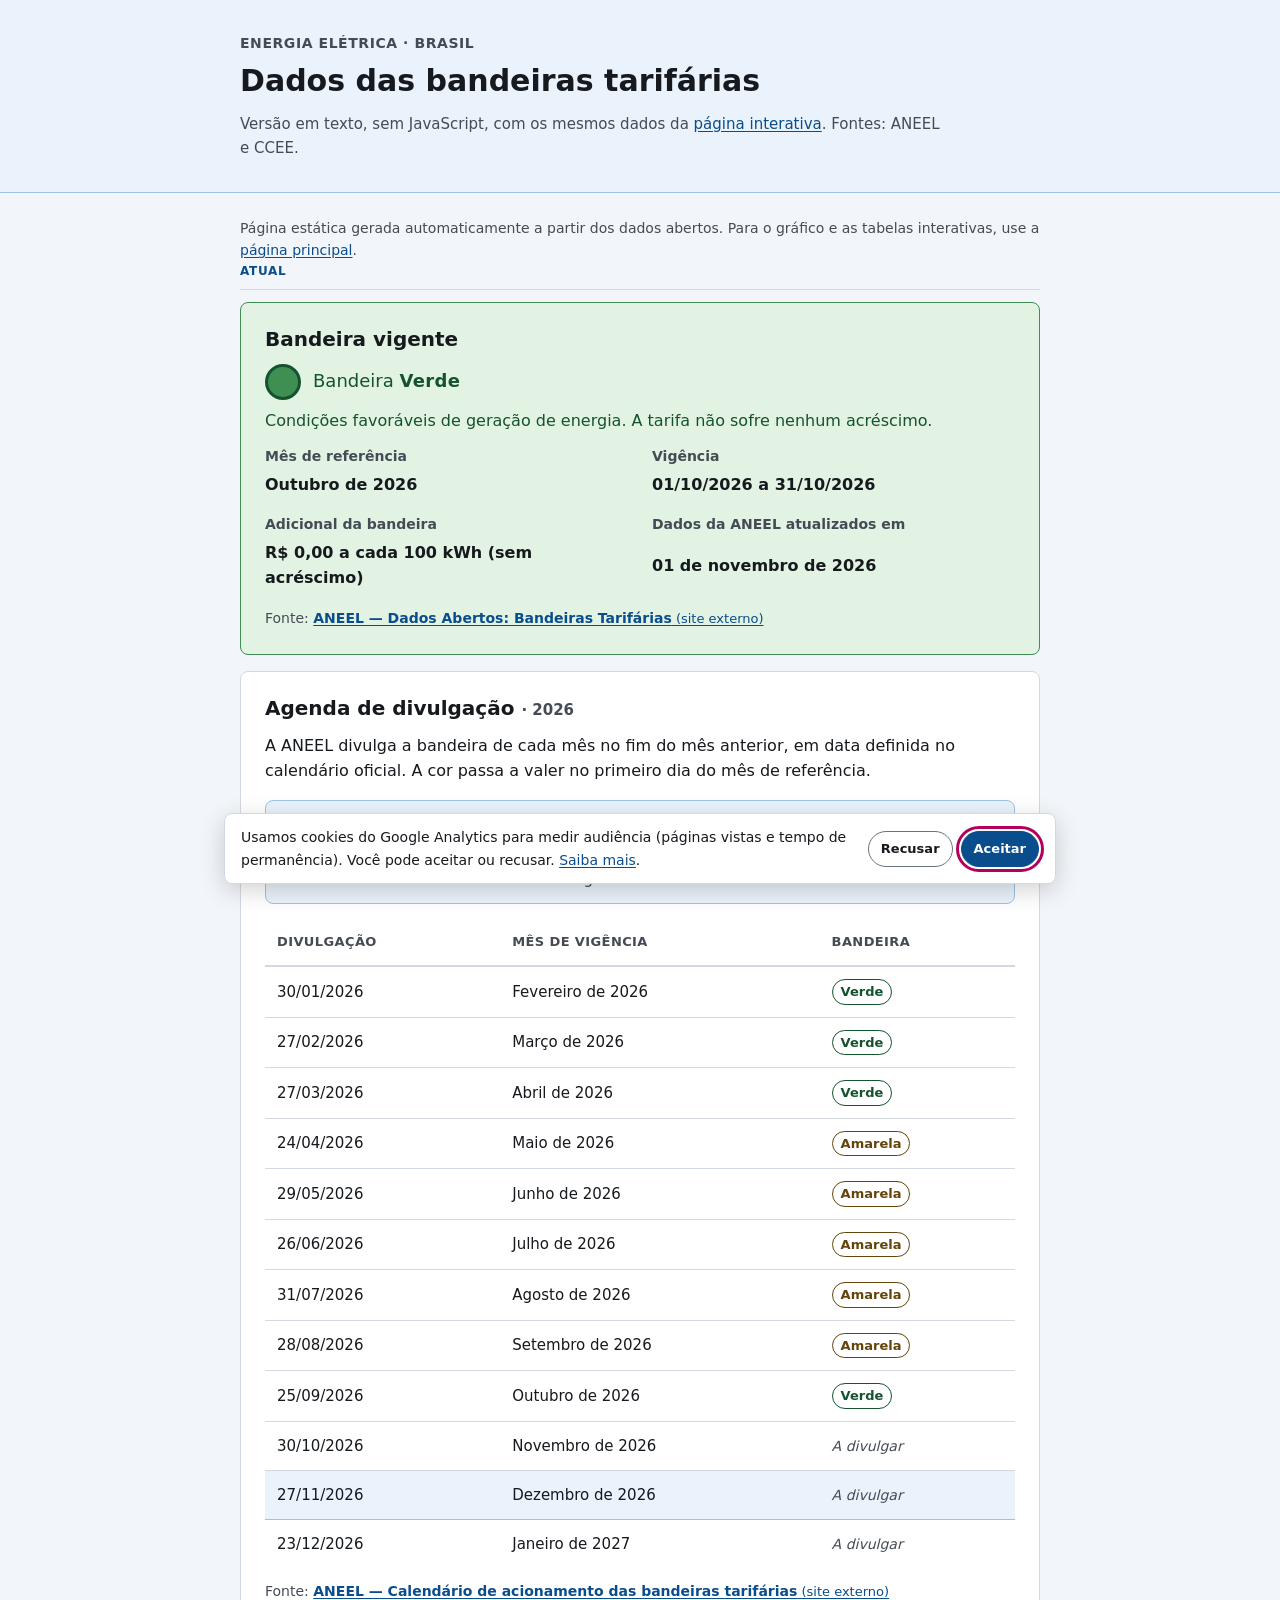
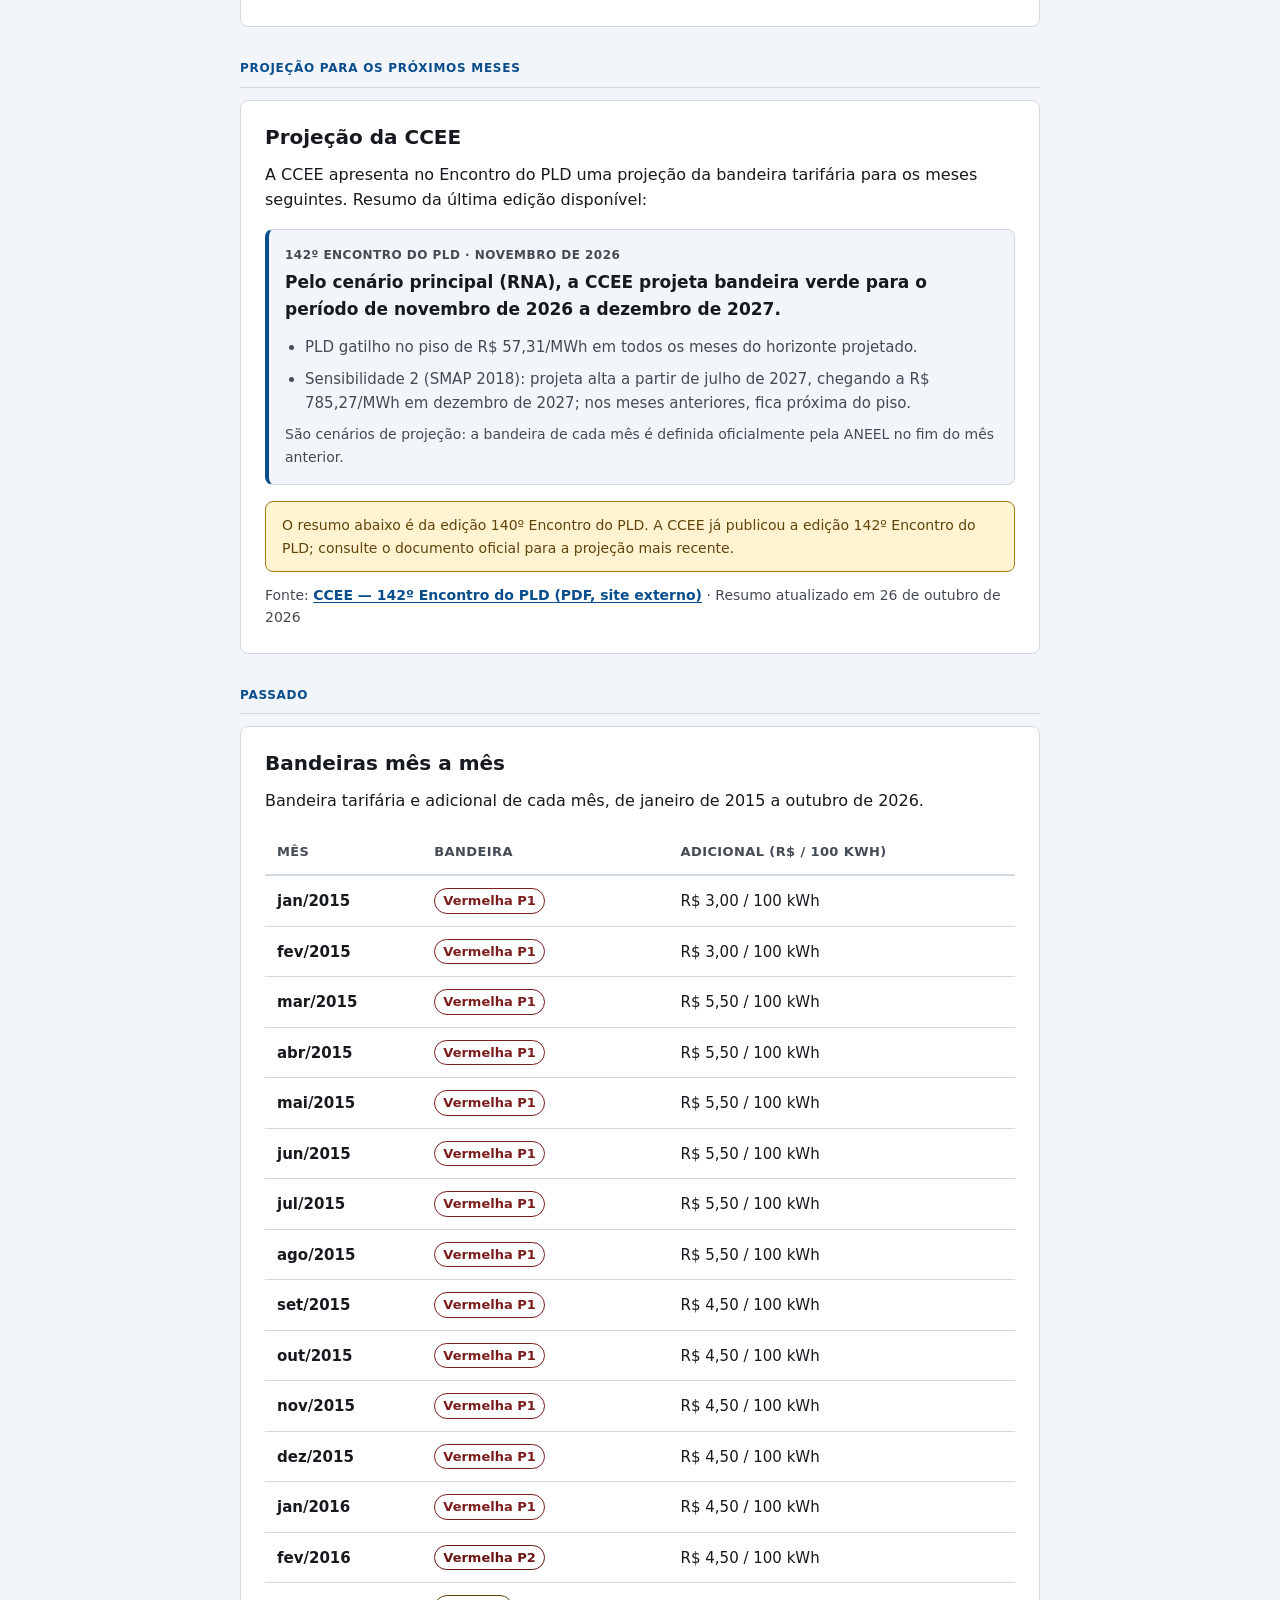
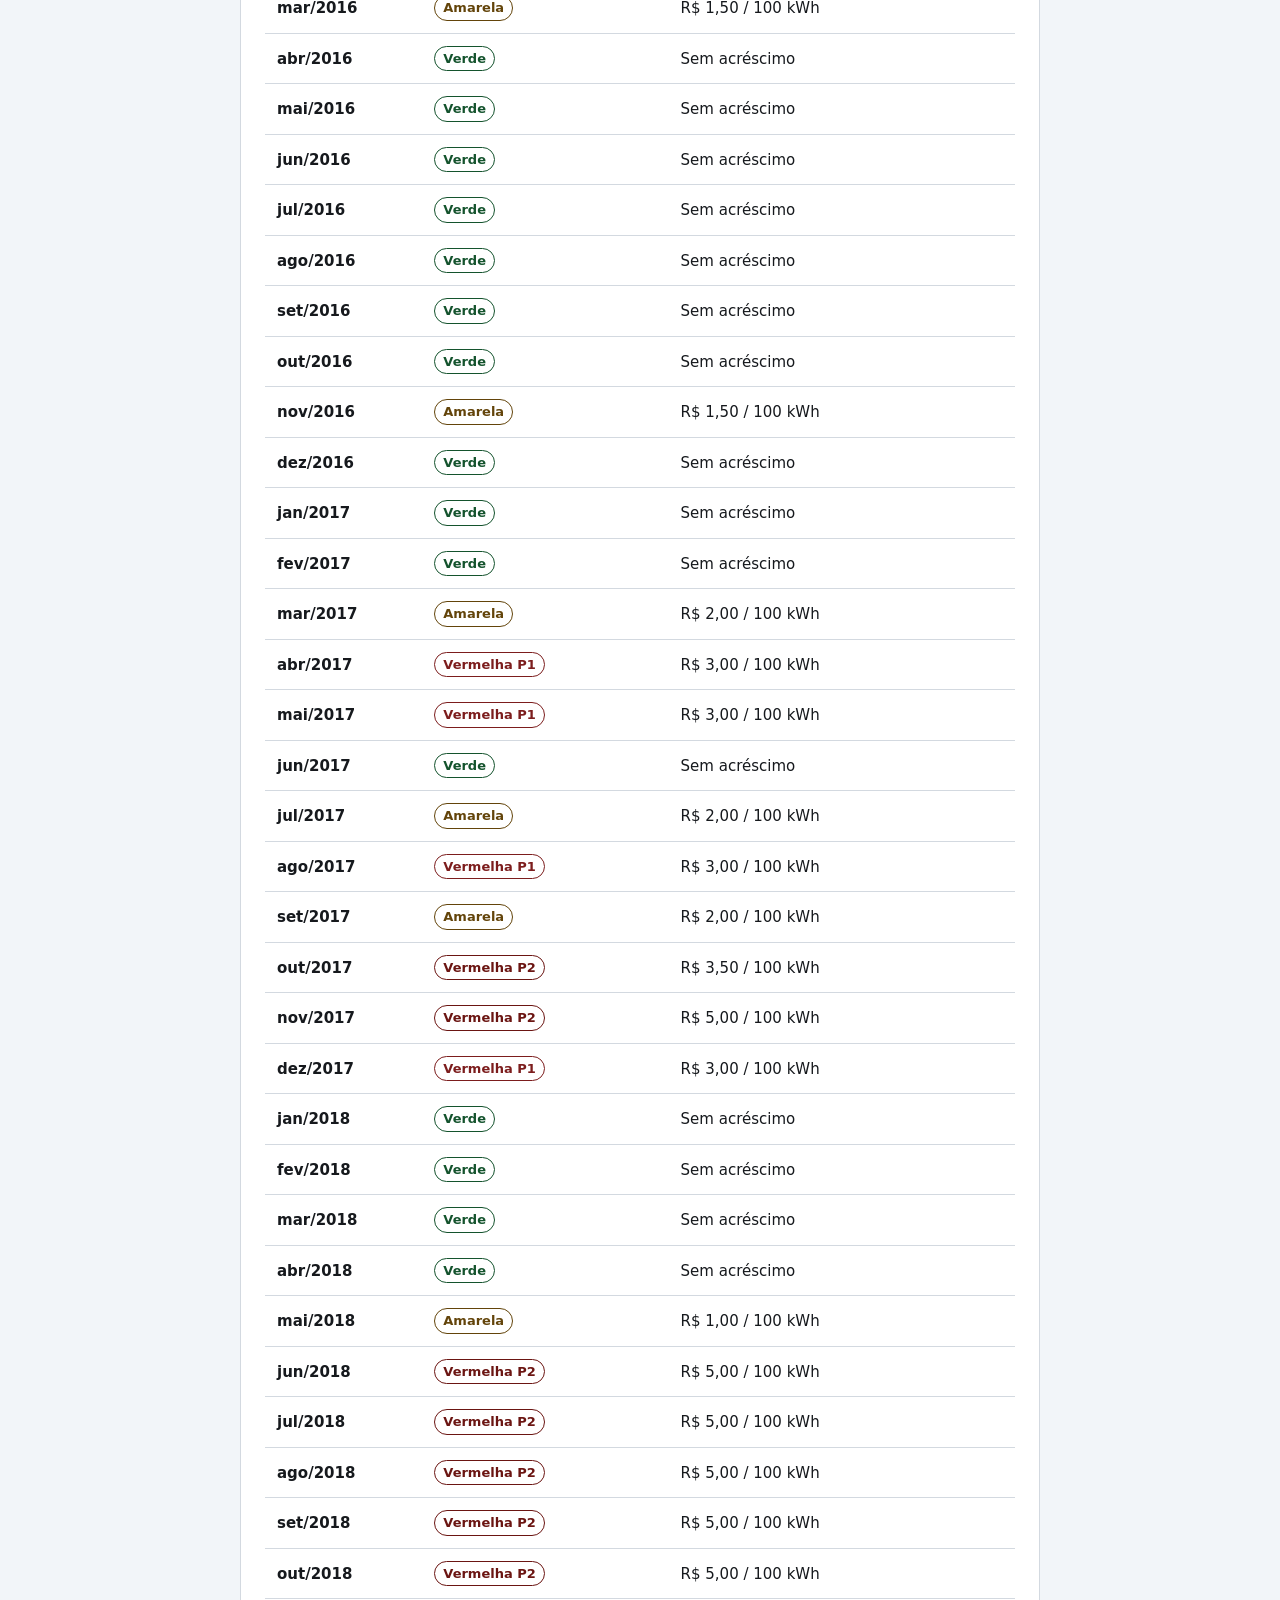
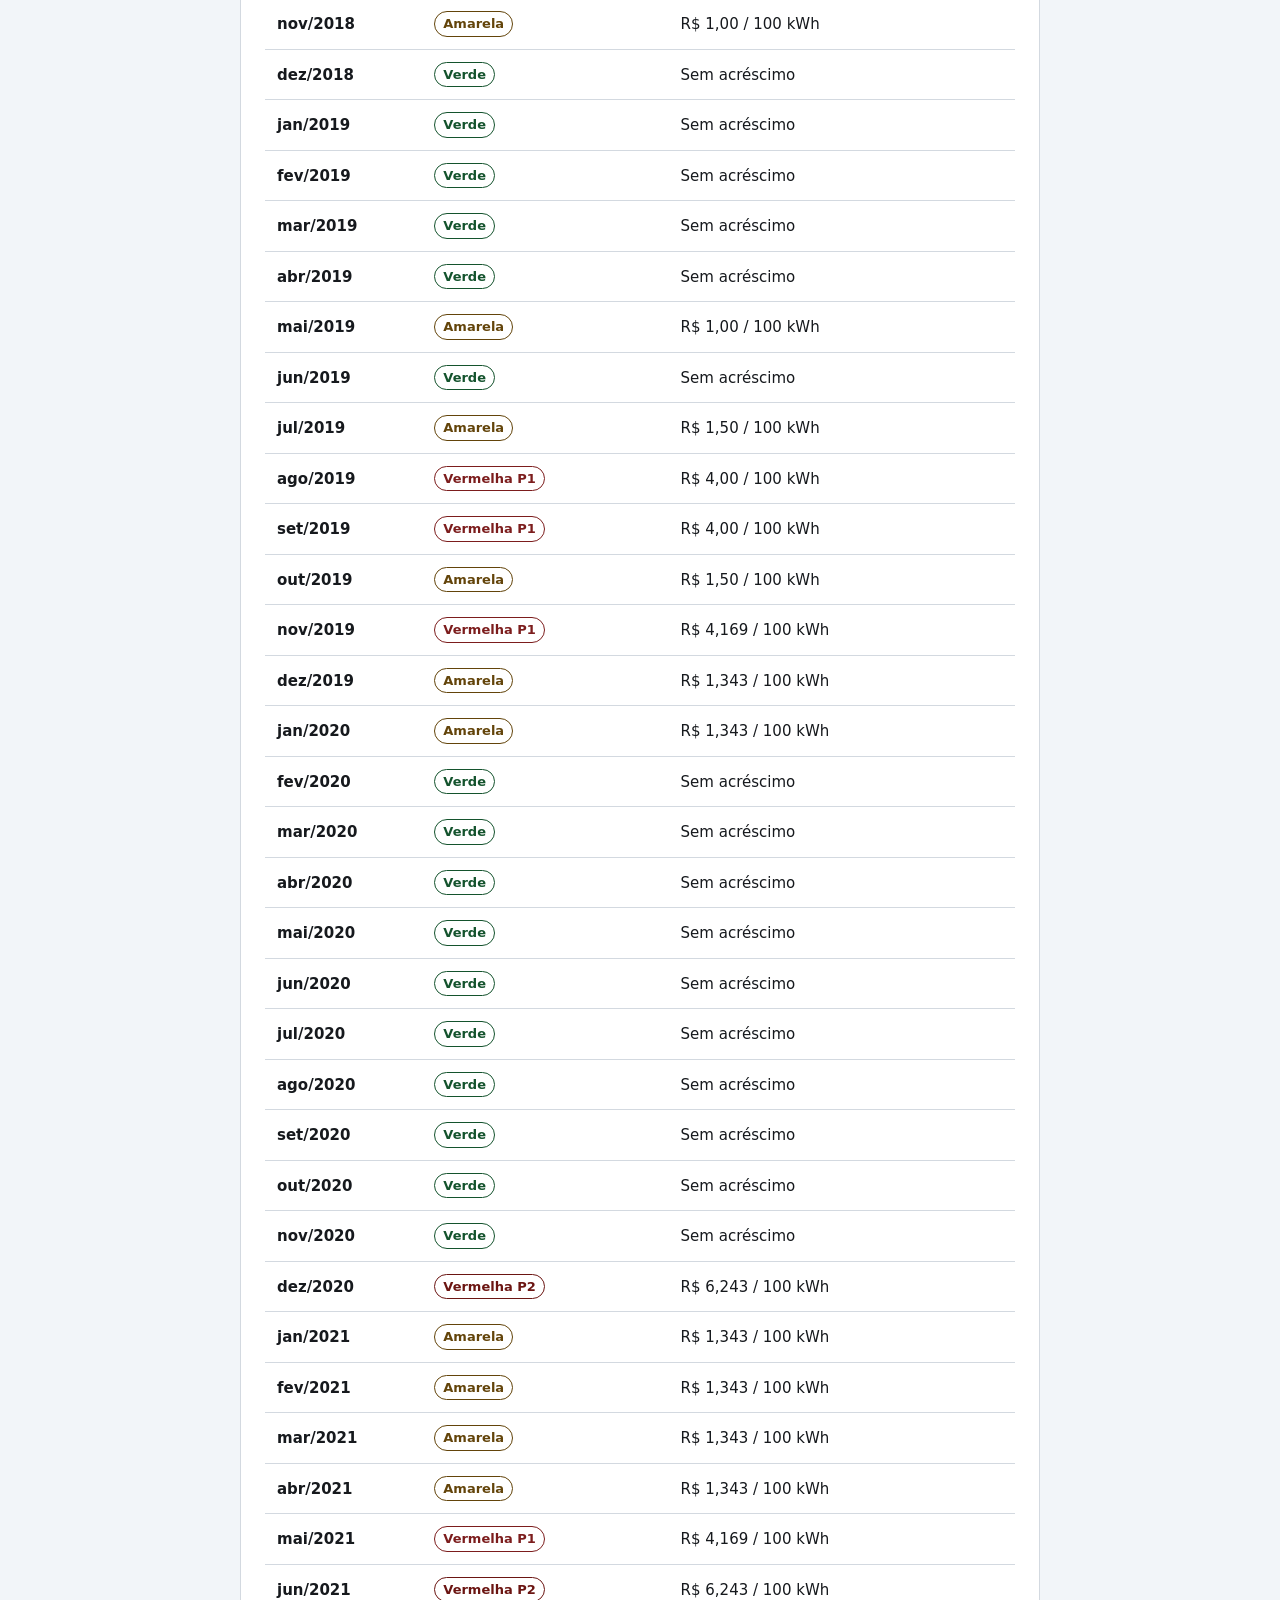
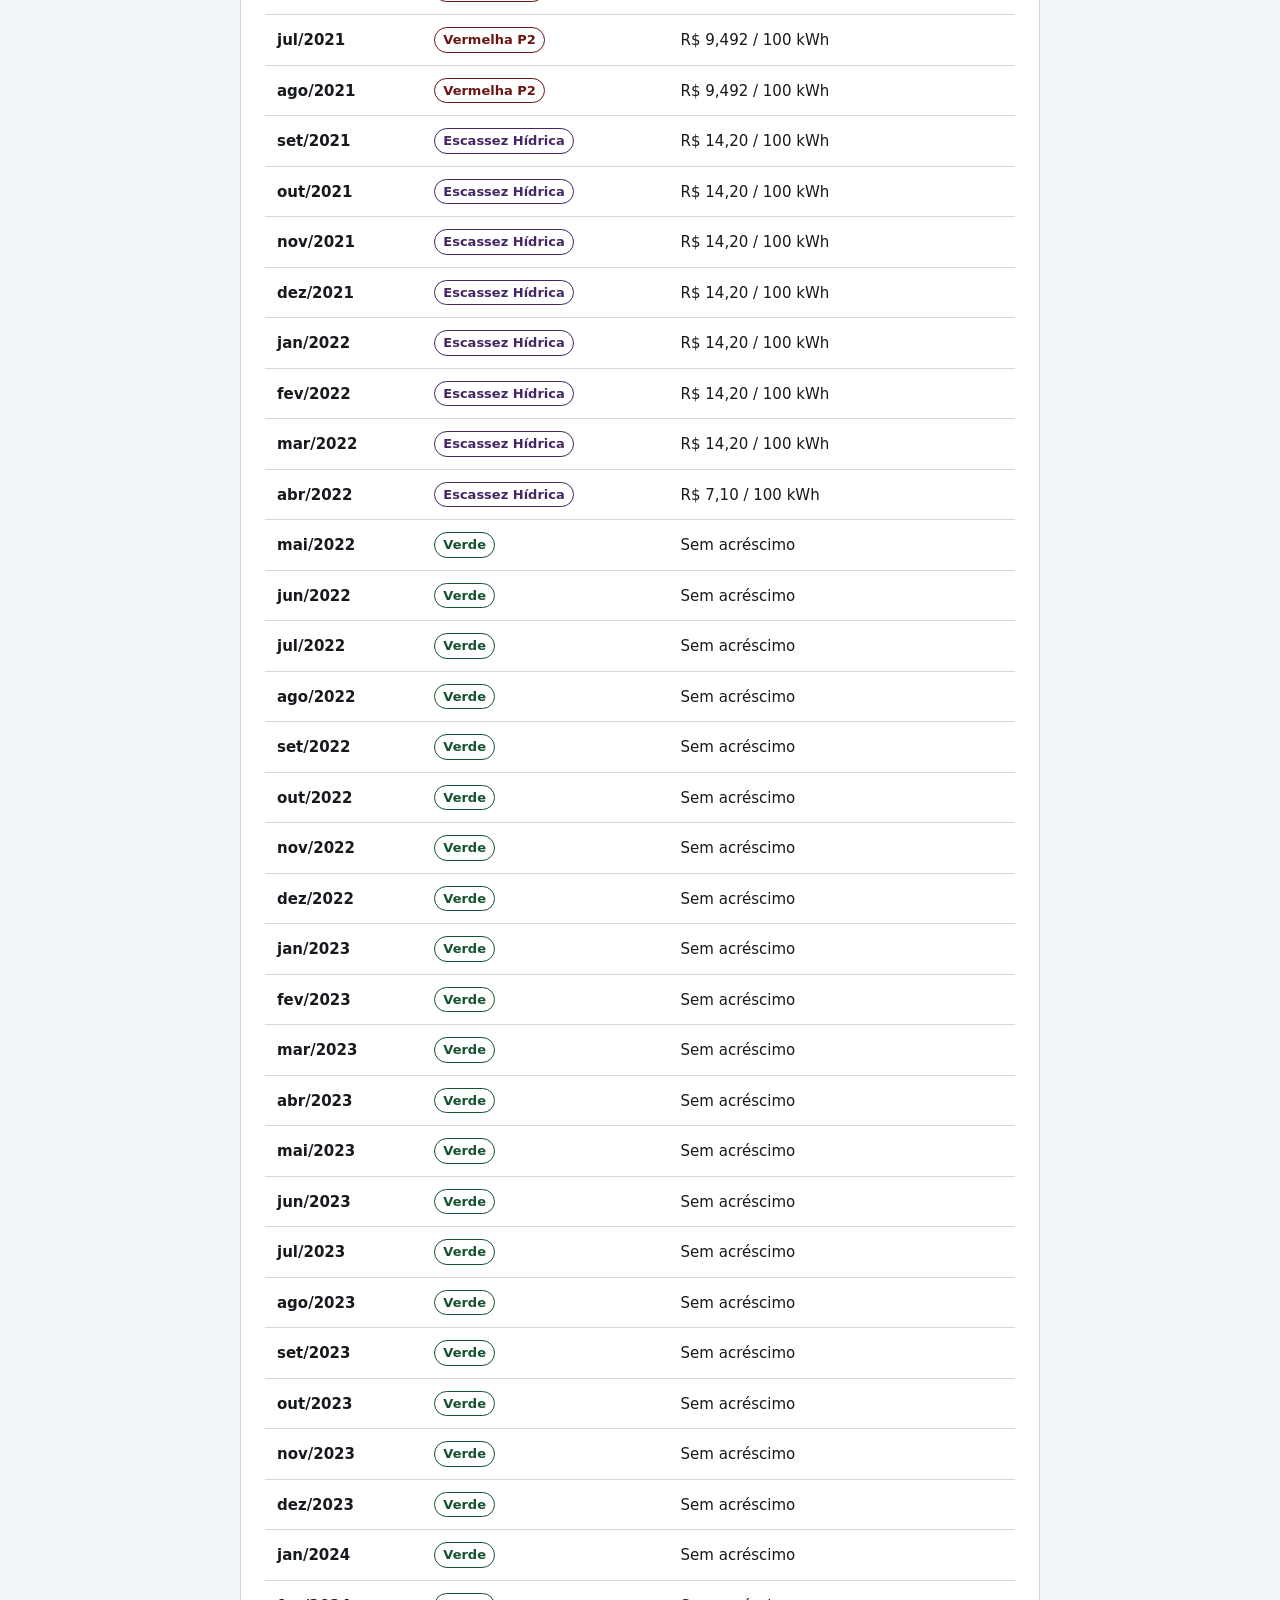
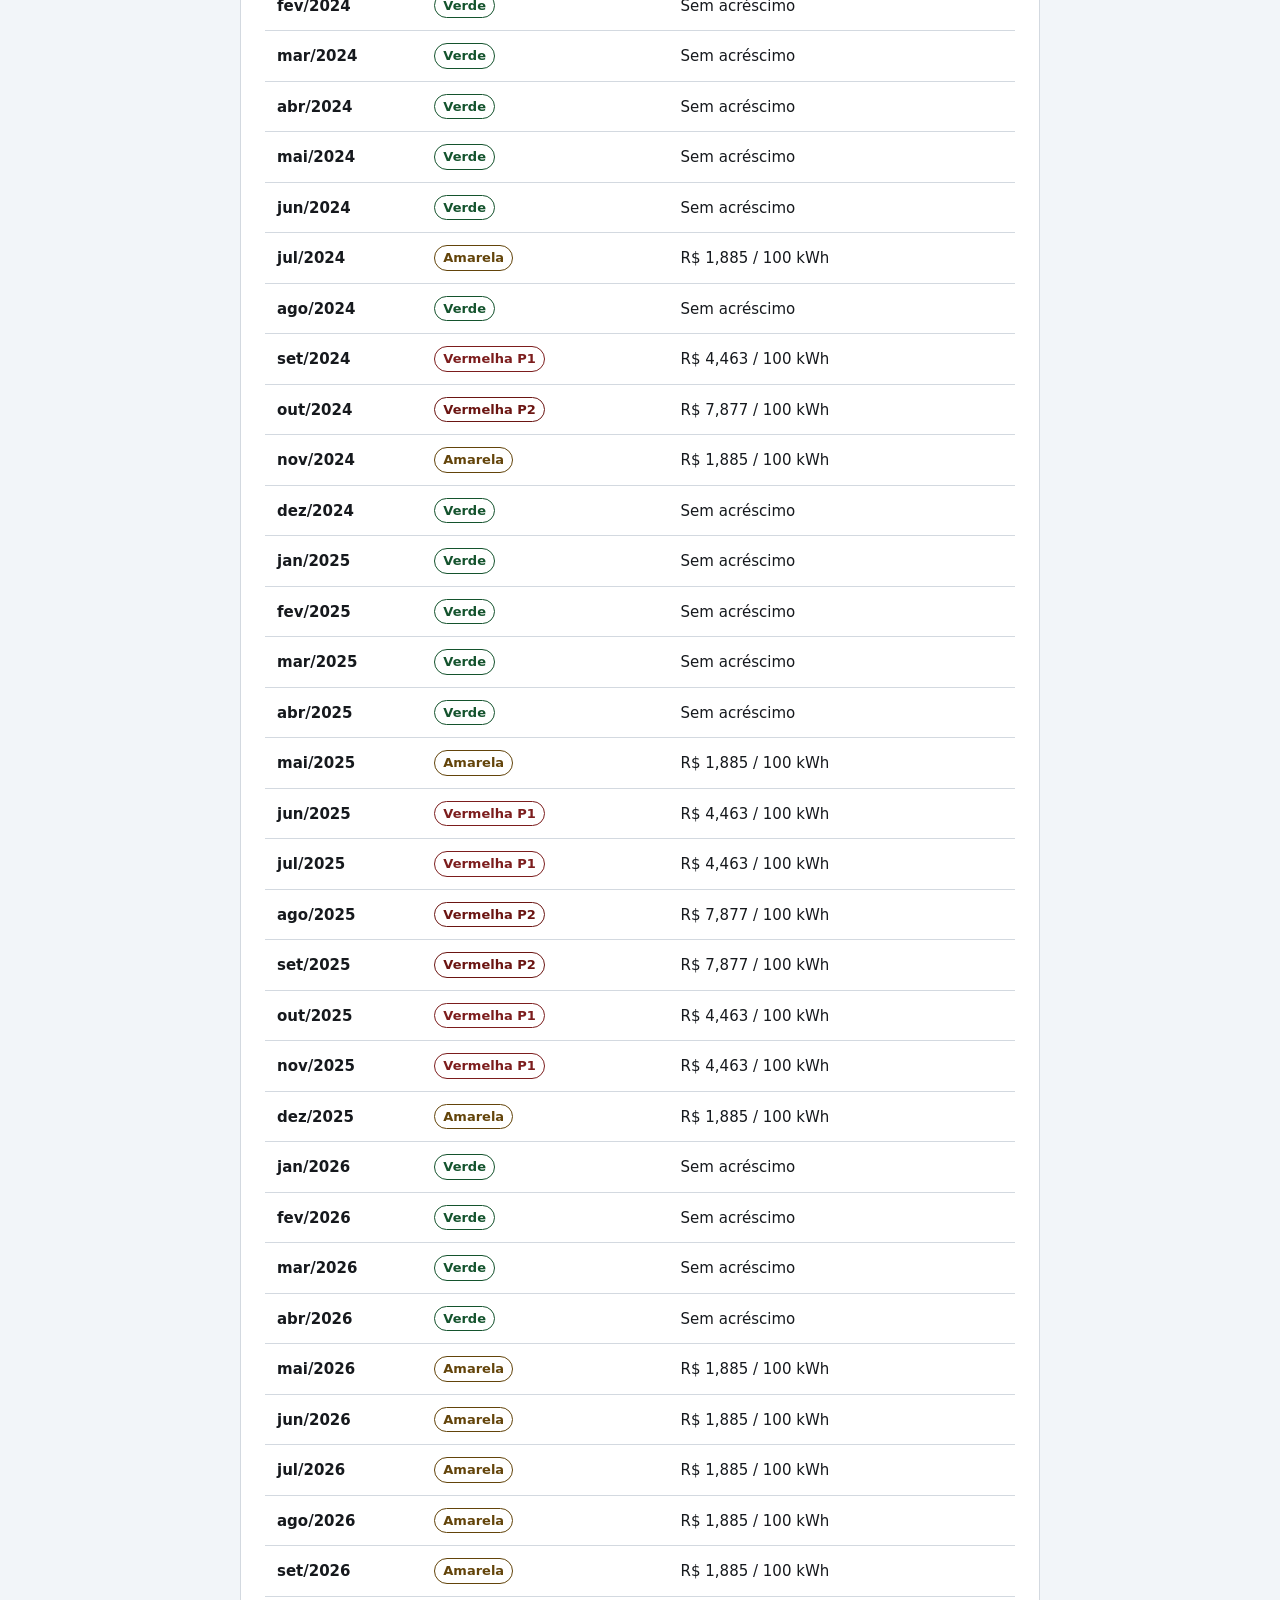
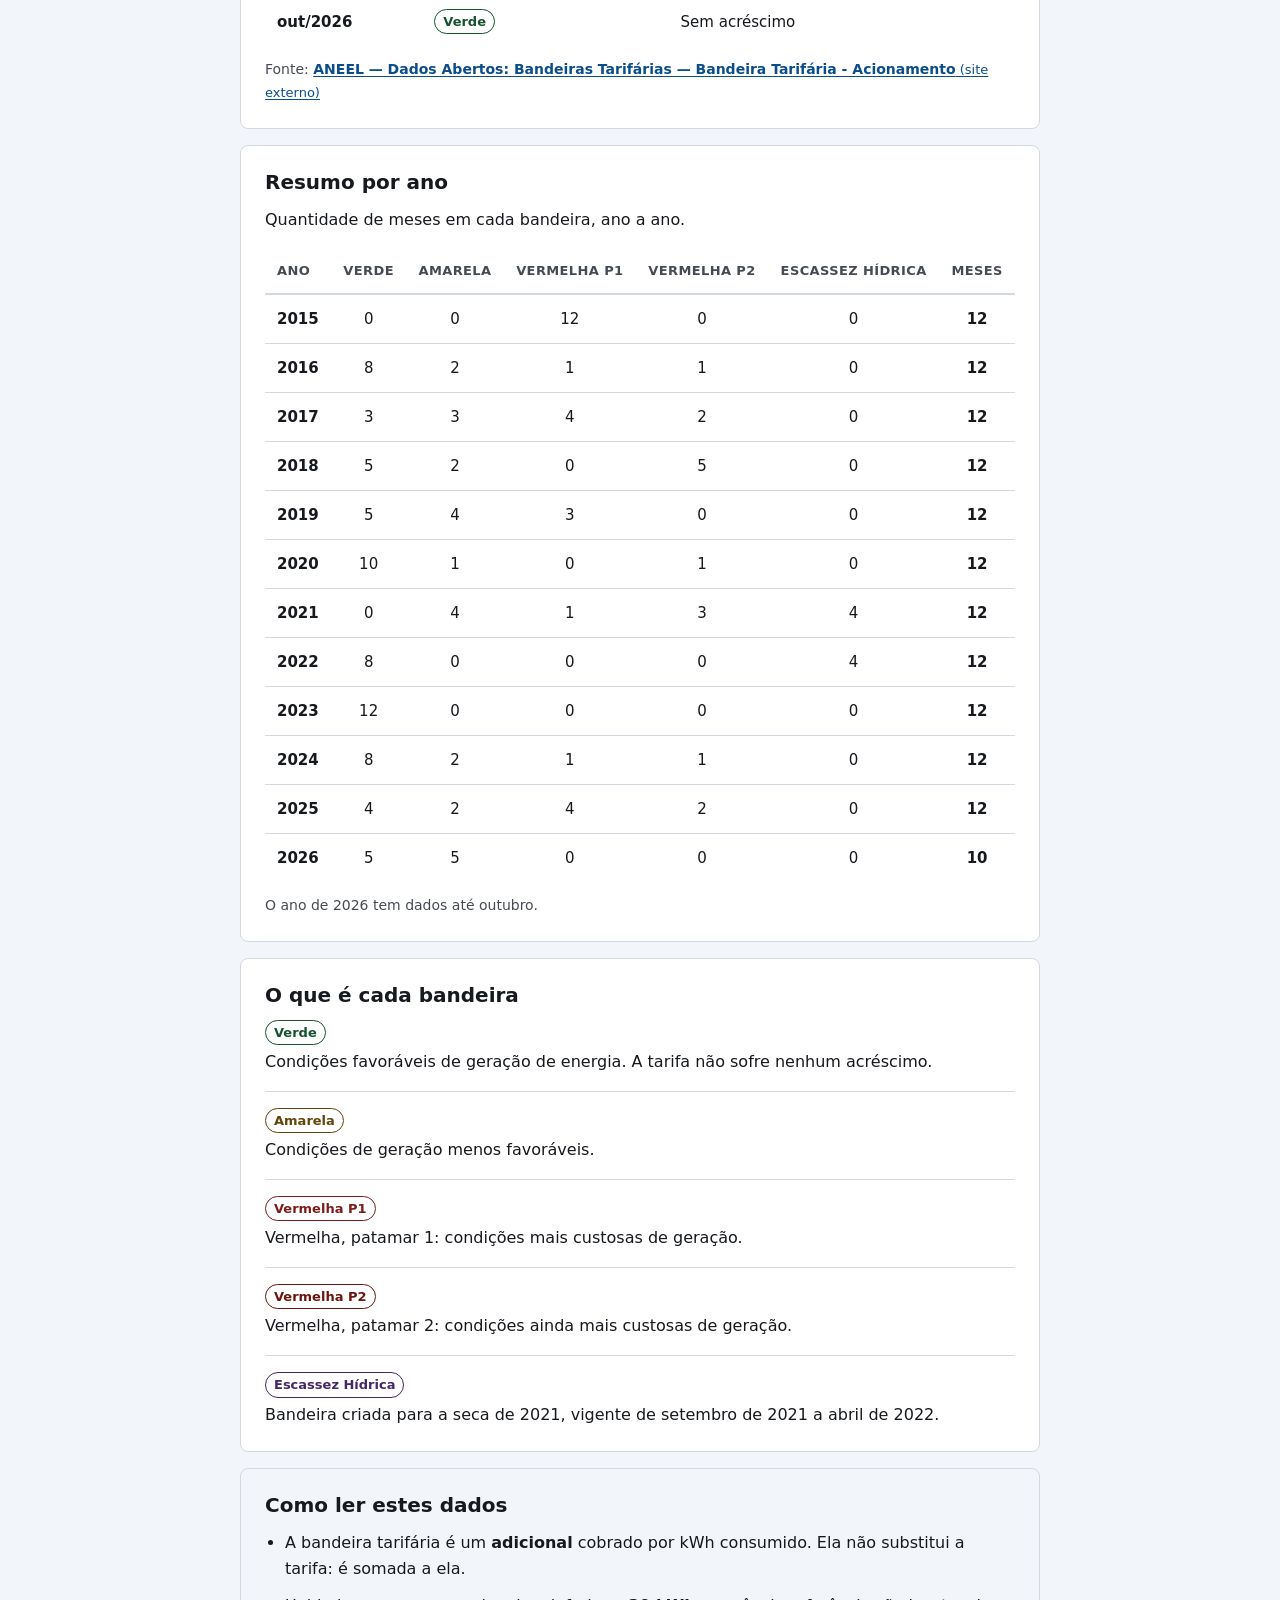
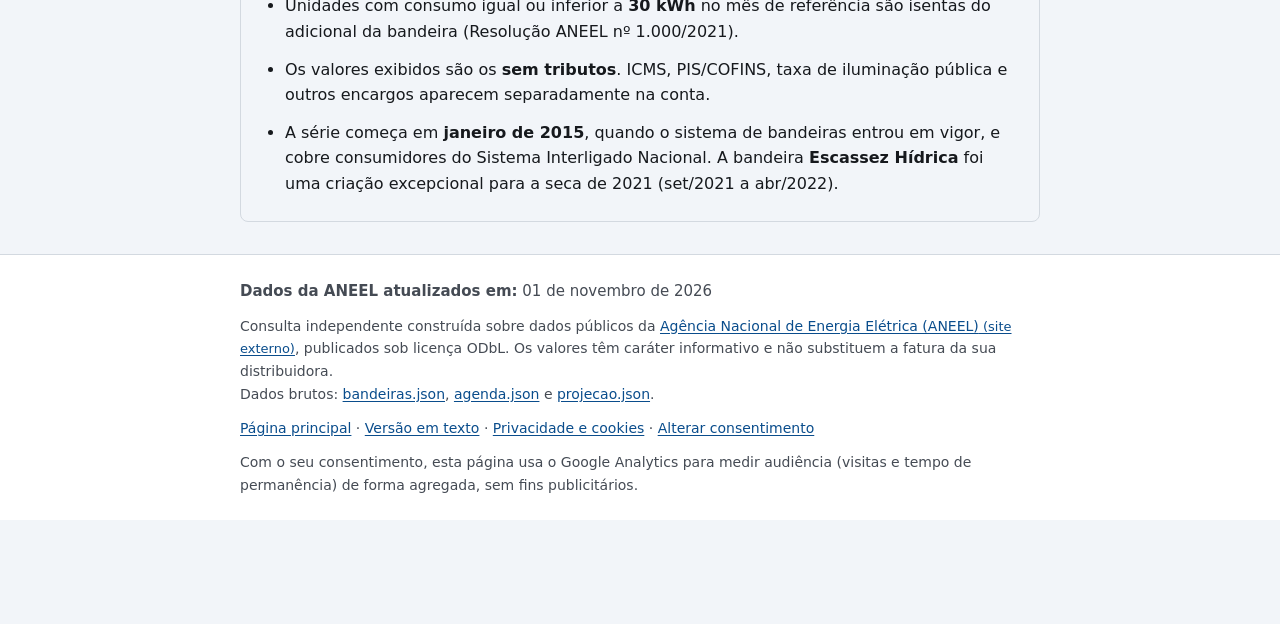
<file: dados.html>
<!DOCTYPE html>
<html lang="pt-BR">
<head>
<meta charset="utf-8">
<meta name="viewport" content="width=device-width, initial-scale=1">
<title>Dados das bandeiras tarifárias — ANEEL (versão em texto)</title>
<meta name="description" content="Versão em texto, sem JavaScript, com a bandeira vigente, agenda de divulgação, projeção da CCEE, tabela mensal e resumo anual das bandeiras tarifárias. Dados da ANEEL.">
<meta name="robots" content="index, follow, max-image-preview:large">
<link rel="canonical" href="https://brunohdc.github.io/bandeiras-tarifarias/dados.html">
<meta name="theme-color" content="#0a4d8c">
<link rel="icon" href="favicon.svg" type="image/svg+xml">
<link rel="icon" href="favicon-96.png" sizes="96x96" type="image/png">
<link rel="stylesheet" href="bandeiras.css?v=11">
</head>
<body>

<a class="skip-link" href="#conteudo">Pular para o conteúdo</a>

<header class="cabecalho">
  <div class="conteiner">
    <p class="eyebrow">Energia elétrica · Brasil</p>
    <h1>Dados das bandeiras tarifárias</h1>
    <p class="subtitulo">
      Versão em texto, sem JavaScript, com os mesmos dados da
      <a href="./">página interativa</a>. Fontes: ANEEL e CCEE.
    </p>
  </div>
</header>

<main id="conteudo" class="conteiner">

  <p class="aviso-suave">
    Página estática gerada automaticamente a partir dos dados abertos. Para o gráfico e as
    tabelas interativas, use a <a href="./">página principal</a>.
  </p>

  <p class="marcador" id="atual">Atual</p>

  <section class="cartao bandeira-verde-bloco" aria-labelledby="titulo-vigente">
  <h2 id="titulo-vigente">Bandeira vigente</h2>
  <p class="bandeira">
    <span class="bandeira-icone bandeira-verde" aria-hidden="true"></span>
    <span class="bandeira-nome">Bandeira <strong>Verde</strong></span>
  </p>
  <p class="bandeira-descricao">Condições favoráveis de geração de energia. A tarifa não sofre nenhum acréscimo.</p>
  <dl class="detalhes">
    <div>
      <dt>Mês de referência</dt>
      <dd>Outubro de 2026</dd>
    </div>
    <div>
      <dt>Vigência</dt>
      <dd>01/10/2026 a 31/10/2026</dd>
    </div>
    <div>
      <dt>Adicional da bandeira</dt>
      <dd>R$ 0,00 a cada 100 kWh (sem acréscimo)</dd>
    </div>
    <div>
      <dt>Dados da ANEEL atualizados em</dt>
      <dd>01 de novembro de 2026</dd>
    </div>
  </dl>
  <p class="fonte">
    Fonte: <a href="https://dadosabertos.aneel.gov.br/dataset/bandeiras-tarifarias" rel="noopener" target="_blank">ANEEL — Dados Abertos: Bandeiras Tarifárias<span class="externo"> (site externo)</span></a>
  </p>
</section>

  <section class="cartao" aria-labelledby="titulo-agenda">
  <h2 id="titulo-agenda">Agenda de divulgação <span class="agenda-ano">· 2026</span></h2>
  <p class="instrucao">
    A ANEEL divulga a bandeira de cada mês no fim do mês anterior, em data definida no
    calendário oficial. A cor passa a valer no primeiro dia do mês de referência.
  </p>

  <div class="agenda-proxima">
    <p class="agenda-proxima-rotulo">Próxima divulgação</p>
    <p class="agenda-proxima-data"><time datetime="2026-11-27">Sexta-feira, 27 de novembro de 2026</time></p>
    <p class="agenda-proxima-detalhe">Bandeira de dezembro de 2026 · a divulgar</p>
  </div>
  <div class="tabela-rolagem" tabindex="0" role="region" aria-labelledby="titulo-agenda">
    <table class="tabela tabela-agenda">
      <caption class="sr-only">Calendário de divulgação das bandeiras tarifárias: data do anúncio, mês de vigência e bandeira divulgada</caption>
      <thead>
        <tr><th scope="col">Divulgação</th><th scope="col">Mês de vigência</th><th scope="col">Bandeira</th></tr>
      </thead>
      <tbody>
      <tr><td><time datetime="2026-01-30">30/01/2026</time></td><td>Fevereiro de 2026</td><td><span class="selo selo-verde">Verde</span></td></tr>
      <tr><td><time datetime="2026-02-27">27/02/2026</time></td><td>Março de 2026</td><td><span class="selo selo-verde">Verde</span></td></tr>
      <tr><td><time datetime="2026-03-27">27/03/2026</time></td><td>Abril de 2026</td><td><span class="selo selo-verde">Verde</span></td></tr>
      <tr><td><time datetime="2026-04-24">24/04/2026</time></td><td>Maio de 2026</td><td><span class="selo selo-amarela">Amarela</span></td></tr>
      <tr><td><time datetime="2026-05-29">29/05/2026</time></td><td>Junho de 2026</td><td><span class="selo selo-amarela">Amarela</span></td></tr>
      <tr><td><time datetime="2026-06-26">26/06/2026</time></td><td>Julho de 2026</td><td><span class="selo selo-amarela">Amarela</span></td></tr>
      <tr><td><time datetime="2026-07-31">31/07/2026</time></td><td>Agosto de 2026</td><td><span class="selo selo-amarela">Amarela</span></td></tr>
      <tr><td><time datetime="2026-08-28">28/08/2026</time></td><td>Setembro de 2026</td><td><span class="selo selo-amarela">Amarela</span></td></tr>
      <tr><td><time datetime="2026-09-25">25/09/2026</time></td><td>Outubro de 2026</td><td><span class="selo selo-verde">Verde</span></td></tr>
      <tr><td><time datetime="2026-10-30">30/10/2026</time></td><td>Novembro de 2026</td><td><span class="pendente">A divulgar</span></td></tr>
      <tr class="linha-proxima"><td><time datetime="2026-11-27">27/11/2026</time></td><td>Dezembro de 2026</td><td><span class="pendente">A divulgar</span></td></tr>
      <tr><td><time datetime="2026-12-23">23/12/2026</time></td><td>Janeiro de 2027</td><td><span class="pendente">A divulgar</span></td></tr>
      </tbody>
    </table>
  </div>

  <p class="fonte">
    Fonte: <a href="https://www.gov.br/aneel/pt-br/calendario-de-atividades/acionamento-bandeiras" rel="noopener" target="_blank">ANEEL — Calendário de acionamento das bandeiras tarifárias<span class="externo"> (site externo)</span></a>
  </p>
</section>

  <p class="marcador" id="projecao">Projeção para os próximos meses</p>

  <section class="cartao" aria-labelledby="titulo-projecao">
  <h2 id="titulo-projecao">Projeção da CCEE</h2>
  <p class="instrucao">
    A CCEE apresenta no Encontro do PLD uma projeção da bandeira tarifária para os meses
    seguintes. Resumo da última edição disponível:
  </p>
  <div class="projecao-resumo">
    <p class="projecao-edicao">142º Encontro do PLD · novembro de 2026</p>
    <p class="projecao-texto">Pelo cenário principal (RNA), a CCEE projeta bandeira verde para o período de novembro de 2026 a dezembro de 2027.</p>
    <ul class="projecao-destaques">
      <li>PLD gatilho no piso de R$ 57,31/MWh em todos os meses do horizonte projetado.</li>
      <li>Sensibilidade 2 (SMAP 2018): projeta alta a partir de julho de 2027, chegando a R$ 785,27/MWh em dezembro de 2027; nos meses anteriores, fica próxima do piso.</li>
    </ul>
    <p class="projecao-ressalva">São cenários de projeção: a bandeira de cada mês é definida oficialmente pela ANEEL no fim do mês anterior.</p>
  </div>
  <p class="projecao-aviso">O resumo abaixo é da edição 140º Encontro do PLD. A CCEE já publicou a edição 142º Encontro do PLD; consulte o documento oficial para a projeção mais recente.</p>
  <p class="fonte">
    Fonte: <a href="https://www.ccee.org.br/documents/80415/37684545/142o._Encontro_do_PLD_-_Novembro_de_2026.pdf/7eea11e4-cf11-9130-af6c-46579539fddb#page=97" rel="noopener" target="_blank">CCEE — 142º Encontro do PLD (PDF, site externo)</a>
    · Resumo atualizado em 26 de outubro de 2026
  </p>
</section>

  <p class="marcador" id="passado">Passado</p>

  <section class="cartao" aria-labelledby="titulo-meses">
  <h2 id="titulo-meses">Bandeiras mês a mês</h2>
  <p class="instrucao">
    Bandeira tarifária e adicional de cada mês, de
    janeiro de 2015 a
    outubro de 2026.
  </p>
  <div class="tabela-rolagem" tabindex="0" role="region" aria-labelledby="titulo-meses">
    <table class="tabela">
      <caption class="sr-only">Bandeira tarifária e adicional de cada mês desde janeiro de 2015</caption>
      <thead>
        <tr><th scope="col">Mês</th><th scope="col">Bandeira</th><th scope="col">Adicional (R$ / 100 kWh)</th></tr>
      </thead>
      <tbody>
      <tr><th scope="row">jan/2015</th><td><span class="selo selo-vermelha-p1">Vermelha P1</span></td><td>R$ 3,00 / 100 kWh</td></tr>
      <tr><th scope="row">fev/2015</th><td><span class="selo selo-vermelha-p1">Vermelha P1</span></td><td>R$ 3,00 / 100 kWh</td></tr>
      <tr><th scope="row">mar/2015</th><td><span class="selo selo-vermelha-p1">Vermelha P1</span></td><td>R$ 5,50 / 100 kWh</td></tr>
      <tr><th scope="row">abr/2015</th><td><span class="selo selo-vermelha-p1">Vermelha P1</span></td><td>R$ 5,50 / 100 kWh</td></tr>
      <tr><th scope="row">mai/2015</th><td><span class="selo selo-vermelha-p1">Vermelha P1</span></td><td>R$ 5,50 / 100 kWh</td></tr>
      <tr><th scope="row">jun/2015</th><td><span class="selo selo-vermelha-p1">Vermelha P1</span></td><td>R$ 5,50 / 100 kWh</td></tr>
      <tr><th scope="row">jul/2015</th><td><span class="selo selo-vermelha-p1">Vermelha P1</span></td><td>R$ 5,50 / 100 kWh</td></tr>
      <tr><th scope="row">ago/2015</th><td><span class="selo selo-vermelha-p1">Vermelha P1</span></td><td>R$ 5,50 / 100 kWh</td></tr>
      <tr><th scope="row">set/2015</th><td><span class="selo selo-vermelha-p1">Vermelha P1</span></td><td>R$ 4,50 / 100 kWh</td></tr>
      <tr><th scope="row">out/2015</th><td><span class="selo selo-vermelha-p1">Vermelha P1</span></td><td>R$ 4,50 / 100 kWh</td></tr>
      <tr><th scope="row">nov/2015</th><td><span class="selo selo-vermelha-p1">Vermelha P1</span></td><td>R$ 4,50 / 100 kWh</td></tr>
      <tr><th scope="row">dez/2015</th><td><span class="selo selo-vermelha-p1">Vermelha P1</span></td><td>R$ 4,50 / 100 kWh</td></tr>
      <tr><th scope="row">jan/2016</th><td><span class="selo selo-vermelha-p1">Vermelha P1</span></td><td>R$ 4,50 / 100 kWh</td></tr>
      <tr><th scope="row">fev/2016</th><td><span class="selo selo-vermelha-p2">Vermelha P2</span></td><td>R$ 4,50 / 100 kWh</td></tr>
      <tr><th scope="row">mar/2016</th><td><span class="selo selo-amarela">Amarela</span></td><td>R$ 1,50 / 100 kWh</td></tr>
      <tr><th scope="row">abr/2016</th><td><span class="selo selo-verde">Verde</span></td><td>Sem acréscimo</td></tr>
      <tr><th scope="row">mai/2016</th><td><span class="selo selo-verde">Verde</span></td><td>Sem acréscimo</td></tr>
      <tr><th scope="row">jun/2016</th><td><span class="selo selo-verde">Verde</span></td><td>Sem acréscimo</td></tr>
      <tr><th scope="row">jul/2016</th><td><span class="selo selo-verde">Verde</span></td><td>Sem acréscimo</td></tr>
      <tr><th scope="row">ago/2016</th><td><span class="selo selo-verde">Verde</span></td><td>Sem acréscimo</td></tr>
      <tr><th scope="row">set/2016</th><td><span class="selo selo-verde">Verde</span></td><td>Sem acréscimo</td></tr>
      <tr><th scope="row">out/2016</th><td><span class="selo selo-verde">Verde</span></td><td>Sem acréscimo</td></tr>
      <tr><th scope="row">nov/2016</th><td><span class="selo selo-amarela">Amarela</span></td><td>R$ 1,50 / 100 kWh</td></tr>
      <tr><th scope="row">dez/2016</th><td><span class="selo selo-verde">Verde</span></td><td>Sem acréscimo</td></tr>
      <tr><th scope="row">jan/2017</th><td><span class="selo selo-verde">Verde</span></td><td>Sem acréscimo</td></tr>
      <tr><th scope="row">fev/2017</th><td><span class="selo selo-verde">Verde</span></td><td>Sem acréscimo</td></tr>
      <tr><th scope="row">mar/2017</th><td><span class="selo selo-amarela">Amarela</span></td><td>R$ 2,00 / 100 kWh</td></tr>
      <tr><th scope="row">abr/2017</th><td><span class="selo selo-vermelha-p1">Vermelha P1</span></td><td>R$ 3,00 / 100 kWh</td></tr>
      <tr><th scope="row">mai/2017</th><td><span class="selo selo-vermelha-p1">Vermelha P1</span></td><td>R$ 3,00 / 100 kWh</td></tr>
      <tr><th scope="row">jun/2017</th><td><span class="selo selo-verde">Verde</span></td><td>Sem acréscimo</td></tr>
      <tr><th scope="row">jul/2017</th><td><span class="selo selo-amarela">Amarela</span></td><td>R$ 2,00 / 100 kWh</td></tr>
      <tr><th scope="row">ago/2017</th><td><span class="selo selo-vermelha-p1">Vermelha P1</span></td><td>R$ 3,00 / 100 kWh</td></tr>
      <tr><th scope="row">set/2017</th><td><span class="selo selo-amarela">Amarela</span></td><td>R$ 2,00 / 100 kWh</td></tr>
      <tr><th scope="row">out/2017</th><td><span class="selo selo-vermelha-p2">Vermelha P2</span></td><td>R$ 3,50 / 100 kWh</td></tr>
      <tr><th scope="row">nov/2017</th><td><span class="selo selo-vermelha-p2">Vermelha P2</span></td><td>R$ 5,00 / 100 kWh</td></tr>
      <tr><th scope="row">dez/2017</th><td><span class="selo selo-vermelha-p1">Vermelha P1</span></td><td>R$ 3,00 / 100 kWh</td></tr>
      <tr><th scope="row">jan/2018</th><td><span class="selo selo-verde">Verde</span></td><td>Sem acréscimo</td></tr>
      <tr><th scope="row">fev/2018</th><td><span class="selo selo-verde">Verde</span></td><td>Sem acréscimo</td></tr>
      <tr><th scope="row">mar/2018</th><td><span class="selo selo-verde">Verde</span></td><td>Sem acréscimo</td></tr>
      <tr><th scope="row">abr/2018</th><td><span class="selo selo-verde">Verde</span></td><td>Sem acréscimo</td></tr>
      <tr><th scope="row">mai/2018</th><td><span class="selo selo-amarela">Amarela</span></td><td>R$ 1,00 / 100 kWh</td></tr>
      <tr><th scope="row">jun/2018</th><td><span class="selo selo-vermelha-p2">Vermelha P2</span></td><td>R$ 5,00 / 100 kWh</td></tr>
      <tr><th scope="row">jul/2018</th><td><span class="selo selo-vermelha-p2">Vermelha P2</span></td><td>R$ 5,00 / 100 kWh</td></tr>
      <tr><th scope="row">ago/2018</th><td><span class="selo selo-vermelha-p2">Vermelha P2</span></td><td>R$ 5,00 / 100 kWh</td></tr>
      <tr><th scope="row">set/2018</th><td><span class="selo selo-vermelha-p2">Vermelha P2</span></td><td>R$ 5,00 / 100 kWh</td></tr>
      <tr><th scope="row">out/2018</th><td><span class="selo selo-vermelha-p2">Vermelha P2</span></td><td>R$ 5,00 / 100 kWh</td></tr>
      <tr><th scope="row">nov/2018</th><td><span class="selo selo-amarela">Amarela</span></td><td>R$ 1,00 / 100 kWh</td></tr>
      <tr><th scope="row">dez/2018</th><td><span class="selo selo-verde">Verde</span></td><td>Sem acréscimo</td></tr>
      <tr><th scope="row">jan/2019</th><td><span class="selo selo-verde">Verde</span></td><td>Sem acréscimo</td></tr>
      <tr><th scope="row">fev/2019</th><td><span class="selo selo-verde">Verde</span></td><td>Sem acréscimo</td></tr>
      <tr><th scope="row">mar/2019</th><td><span class="selo selo-verde">Verde</span></td><td>Sem acréscimo</td></tr>
      <tr><th scope="row">abr/2019</th><td><span class="selo selo-verde">Verde</span></td><td>Sem acréscimo</td></tr>
      <tr><th scope="row">mai/2019</th><td><span class="selo selo-amarela">Amarela</span></td><td>R$ 1,00 / 100 kWh</td></tr>
      <tr><th scope="row">jun/2019</th><td><span class="selo selo-verde">Verde</span></td><td>Sem acréscimo</td></tr>
      <tr><th scope="row">jul/2019</th><td><span class="selo selo-amarela">Amarela</span></td><td>R$ 1,50 / 100 kWh</td></tr>
      <tr><th scope="row">ago/2019</th><td><span class="selo selo-vermelha-p1">Vermelha P1</span></td><td>R$ 4,00 / 100 kWh</td></tr>
      <tr><th scope="row">set/2019</th><td><span class="selo selo-vermelha-p1">Vermelha P1</span></td><td>R$ 4,00 / 100 kWh</td></tr>
      <tr><th scope="row">out/2019</th><td><span class="selo selo-amarela">Amarela</span></td><td>R$ 1,50 / 100 kWh</td></tr>
      <tr><th scope="row">nov/2019</th><td><span class="selo selo-vermelha-p1">Vermelha P1</span></td><td>R$ 4,169 / 100 kWh</td></tr>
      <tr><th scope="row">dez/2019</th><td><span class="selo selo-amarela">Amarela</span></td><td>R$ 1,343 / 100 kWh</td></tr>
      <tr><th scope="row">jan/2020</th><td><span class="selo selo-amarela">Amarela</span></td><td>R$ 1,343 / 100 kWh</td></tr>
      <tr><th scope="row">fev/2020</th><td><span class="selo selo-verde">Verde</span></td><td>Sem acréscimo</td></tr>
      <tr><th scope="row">mar/2020</th><td><span class="selo selo-verde">Verde</span></td><td>Sem acréscimo</td></tr>
      <tr><th scope="row">abr/2020</th><td><span class="selo selo-verde">Verde</span></td><td>Sem acréscimo</td></tr>
      <tr><th scope="row">mai/2020</th><td><span class="selo selo-verde">Verde</span></td><td>Sem acréscimo</td></tr>
      <tr><th scope="row">jun/2020</th><td><span class="selo selo-verde">Verde</span></td><td>Sem acréscimo</td></tr>
      <tr><th scope="row">jul/2020</th><td><span class="selo selo-verde">Verde</span></td><td>Sem acréscimo</td></tr>
      <tr><th scope="row">ago/2020</th><td><span class="selo selo-verde">Verde</span></td><td>Sem acréscimo</td></tr>
      <tr><th scope="row">set/2020</th><td><span class="selo selo-verde">Verde</span></td><td>Sem acréscimo</td></tr>
      <tr><th scope="row">out/2020</th><td><span class="selo selo-verde">Verde</span></td><td>Sem acréscimo</td></tr>
      <tr><th scope="row">nov/2020</th><td><span class="selo selo-verde">Verde</span></td><td>Sem acréscimo</td></tr>
      <tr><th scope="row">dez/2020</th><td><span class="selo selo-vermelha-p2">Vermelha P2</span></td><td>R$ 6,243 / 100 kWh</td></tr>
      <tr><th scope="row">jan/2021</th><td><span class="selo selo-amarela">Amarela</span></td><td>R$ 1,343 / 100 kWh</td></tr>
      <tr><th scope="row">fev/2021</th><td><span class="selo selo-amarela">Amarela</span></td><td>R$ 1,343 / 100 kWh</td></tr>
      <tr><th scope="row">mar/2021</th><td><span class="selo selo-amarela">Amarela</span></td><td>R$ 1,343 / 100 kWh</td></tr>
      <tr><th scope="row">abr/2021</th><td><span class="selo selo-amarela">Amarela</span></td><td>R$ 1,343 / 100 kWh</td></tr>
      <tr><th scope="row">mai/2021</th><td><span class="selo selo-vermelha-p1">Vermelha P1</span></td><td>R$ 4,169 / 100 kWh</td></tr>
      <tr><th scope="row">jun/2021</th><td><span class="selo selo-vermelha-p2">Vermelha P2</span></td><td>R$ 6,243 / 100 kWh</td></tr>
      <tr><th scope="row">jul/2021</th><td><span class="selo selo-vermelha-p2">Vermelha P2</span></td><td>R$ 9,492 / 100 kWh</td></tr>
      <tr><th scope="row">ago/2021</th><td><span class="selo selo-vermelha-p2">Vermelha P2</span></td><td>R$ 9,492 / 100 kWh</td></tr>
      <tr><th scope="row">set/2021</th><td><span class="selo selo-escassez-hidrica">Escassez Hídrica</span></td><td>R$ 14,20 / 100 kWh</td></tr>
      <tr><th scope="row">out/2021</th><td><span class="selo selo-escassez-hidrica">Escassez Hídrica</span></td><td>R$ 14,20 / 100 kWh</td></tr>
      <tr><th scope="row">nov/2021</th><td><span class="selo selo-escassez-hidrica">Escassez Hídrica</span></td><td>R$ 14,20 / 100 kWh</td></tr>
      <tr><th scope="row">dez/2021</th><td><span class="selo selo-escassez-hidrica">Escassez Hídrica</span></td><td>R$ 14,20 / 100 kWh</td></tr>
      <tr><th scope="row">jan/2022</th><td><span class="selo selo-escassez-hidrica">Escassez Hídrica</span></td><td>R$ 14,20 / 100 kWh</td></tr>
      <tr><th scope="row">fev/2022</th><td><span class="selo selo-escassez-hidrica">Escassez Hídrica</span></td><td>R$ 14,20 / 100 kWh</td></tr>
      <tr><th scope="row">mar/2022</th><td><span class="selo selo-escassez-hidrica">Escassez Hídrica</span></td><td>R$ 14,20 / 100 kWh</td></tr>
      <tr><th scope="row">abr/2022</th><td><span class="selo selo-escassez-hidrica">Escassez Hídrica</span></td><td>R$ 7,10 / 100 kWh</td></tr>
      <tr><th scope="row">mai/2022</th><td><span class="selo selo-verde">Verde</span></td><td>Sem acréscimo</td></tr>
      <tr><th scope="row">jun/2022</th><td><span class="selo selo-verde">Verde</span></td><td>Sem acréscimo</td></tr>
      <tr><th scope="row">jul/2022</th><td><span class="selo selo-verde">Verde</span></td><td>Sem acréscimo</td></tr>
      <tr><th scope="row">ago/2022</th><td><span class="selo selo-verde">Verde</span></td><td>Sem acréscimo</td></tr>
      <tr><th scope="row">set/2022</th><td><span class="selo selo-verde">Verde</span></td><td>Sem acréscimo</td></tr>
      <tr><th scope="row">out/2022</th><td><span class="selo selo-verde">Verde</span></td><td>Sem acréscimo</td></tr>
      <tr><th scope="row">nov/2022</th><td><span class="selo selo-verde">Verde</span></td><td>Sem acréscimo</td></tr>
      <tr><th scope="row">dez/2022</th><td><span class="selo selo-verde">Verde</span></td><td>Sem acréscimo</td></tr>
      <tr><th scope="row">jan/2023</th><td><span class="selo selo-verde">Verde</span></td><td>Sem acréscimo</td></tr>
      <tr><th scope="row">fev/2023</th><td><span class="selo selo-verde">Verde</span></td><td>Sem acréscimo</td></tr>
      <tr><th scope="row">mar/2023</th><td><span class="selo selo-verde">Verde</span></td><td>Sem acréscimo</td></tr>
      <tr><th scope="row">abr/2023</th><td><span class="selo selo-verde">Verde</span></td><td>Sem acréscimo</td></tr>
      <tr><th scope="row">mai/2023</th><td><span class="selo selo-verde">Verde</span></td><td>Sem acréscimo</td></tr>
      <tr><th scope="row">jun/2023</th><td><span class="selo selo-verde">Verde</span></td><td>Sem acréscimo</td></tr>
      <tr><th scope="row">jul/2023</th><td><span class="selo selo-verde">Verde</span></td><td>Sem acréscimo</td></tr>
      <tr><th scope="row">ago/2023</th><td><span class="selo selo-verde">Verde</span></td><td>Sem acréscimo</td></tr>
      <tr><th scope="row">set/2023</th><td><span class="selo selo-verde">Verde</span></td><td>Sem acréscimo</td></tr>
      <tr><th scope="row">out/2023</th><td><span class="selo selo-verde">Verde</span></td><td>Sem acréscimo</td></tr>
      <tr><th scope="row">nov/2023</th><td><span class="selo selo-verde">Verde</span></td><td>Sem acréscimo</td></tr>
      <tr><th scope="row">dez/2023</th><td><span class="selo selo-verde">Verde</span></td><td>Sem acréscimo</td></tr>
      <tr><th scope="row">jan/2024</th><td><span class="selo selo-verde">Verde</span></td><td>Sem acréscimo</td></tr>
      <tr><th scope="row">fev/2024</th><td><span class="selo selo-verde">Verde</span></td><td>Sem acréscimo</td></tr>
      <tr><th scope="row">mar/2024</th><td><span class="selo selo-verde">Verde</span></td><td>Sem acréscimo</td></tr>
      <tr><th scope="row">abr/2024</th><td><span class="selo selo-verde">Verde</span></td><td>Sem acréscimo</td></tr>
      <tr><th scope="row">mai/2024</th><td><span class="selo selo-verde">Verde</span></td><td>Sem acréscimo</td></tr>
      <tr><th scope="row">jun/2024</th><td><span class="selo selo-verde">Verde</span></td><td>Sem acréscimo</td></tr>
      <tr><th scope="row">jul/2024</th><td><span class="selo selo-amarela">Amarela</span></td><td>R$ 1,885 / 100 kWh</td></tr>
      <tr><th scope="row">ago/2024</th><td><span class="selo selo-verde">Verde</span></td><td>Sem acréscimo</td></tr>
      <tr><th scope="row">set/2024</th><td><span class="selo selo-vermelha-p1">Vermelha P1</span></td><td>R$ 4,463 / 100 kWh</td></tr>
      <tr><th scope="row">out/2024</th><td><span class="selo selo-vermelha-p2">Vermelha P2</span></td><td>R$ 7,877 / 100 kWh</td></tr>
      <tr><th scope="row">nov/2024</th><td><span class="selo selo-amarela">Amarela</span></td><td>R$ 1,885 / 100 kWh</td></tr>
      <tr><th scope="row">dez/2024</th><td><span class="selo selo-verde">Verde</span></td><td>Sem acréscimo</td></tr>
      <tr><th scope="row">jan/2025</th><td><span class="selo selo-verde">Verde</span></td><td>Sem acréscimo</td></tr>
      <tr><th scope="row">fev/2025</th><td><span class="selo selo-verde">Verde</span></td><td>Sem acréscimo</td></tr>
      <tr><th scope="row">mar/2025</th><td><span class="selo selo-verde">Verde</span></td><td>Sem acréscimo</td></tr>
      <tr><th scope="row">abr/2025</th><td><span class="selo selo-verde">Verde</span></td><td>Sem acréscimo</td></tr>
      <tr><th scope="row">mai/2025</th><td><span class="selo selo-amarela">Amarela</span></td><td>R$ 1,885 / 100 kWh</td></tr>
      <tr><th scope="row">jun/2025</th><td><span class="selo selo-vermelha-p1">Vermelha P1</span></td><td>R$ 4,463 / 100 kWh</td></tr>
      <tr><th scope="row">jul/2025</th><td><span class="selo selo-vermelha-p1">Vermelha P1</span></td><td>R$ 4,463 / 100 kWh</td></tr>
      <tr><th scope="row">ago/2025</th><td><span class="selo selo-vermelha-p2">Vermelha P2</span></td><td>R$ 7,877 / 100 kWh</td></tr>
      <tr><th scope="row">set/2025</th><td><span class="selo selo-vermelha-p2">Vermelha P2</span></td><td>R$ 7,877 / 100 kWh</td></tr>
      <tr><th scope="row">out/2025</th><td><span class="selo selo-vermelha-p1">Vermelha P1</span></td><td>R$ 4,463 / 100 kWh</td></tr>
      <tr><th scope="row">nov/2025</th><td><span class="selo selo-vermelha-p1">Vermelha P1</span></td><td>R$ 4,463 / 100 kWh</td></tr>
      <tr><th scope="row">dez/2025</th><td><span class="selo selo-amarela">Amarela</span></td><td>R$ 1,885 / 100 kWh</td></tr>
      <tr><th scope="row">jan/2026</th><td><span class="selo selo-verde">Verde</span></td><td>Sem acréscimo</td></tr>
      <tr><th scope="row">fev/2026</th><td><span class="selo selo-verde">Verde</span></td><td>Sem acréscimo</td></tr>
      <tr><th scope="row">mar/2026</th><td><span class="selo selo-verde">Verde</span></td><td>Sem acréscimo</td></tr>
      <tr><th scope="row">abr/2026</th><td><span class="selo selo-verde">Verde</span></td><td>Sem acréscimo</td></tr>
      <tr><th scope="row">mai/2026</th><td><span class="selo selo-amarela">Amarela</span></td><td>R$ 1,885 / 100 kWh</td></tr>
      <tr><th scope="row">jun/2026</th><td><span class="selo selo-amarela">Amarela</span></td><td>R$ 1,885 / 100 kWh</td></tr>
      <tr><th scope="row">jul/2026</th><td><span class="selo selo-amarela">Amarela</span></td><td>R$ 1,885 / 100 kWh</td></tr>
      <tr><th scope="row">ago/2026</th><td><span class="selo selo-amarela">Amarela</span></td><td>R$ 1,885 / 100 kWh</td></tr>
      <tr><th scope="row">set/2026</th><td><span class="selo selo-amarela">Amarela</span></td><td>R$ 1,885 / 100 kWh</td></tr>
      <tr><th scope="row">out/2026</th><td><span class="selo selo-verde">Verde</span></td><td>Sem acréscimo</td></tr>
      </tbody>
    </table>
  </div>
  <p class="fonte">
    Fonte: <a href="https://dadosabertos.aneel.gov.br/dataset/bandeiras-tarifarias/resource/0591b8f6-fe54-437b-b72b-1aa2efd46e42" rel="noopener" target="_blank">ANEEL — Dados Abertos: Bandeiras Tarifárias — Bandeira Tarifária - Acionamento<span class="externo"> (site externo)</span></a>
  </p>
</section>

  <section class="cartao" aria-labelledby="titulo-resumo">
  <h2 id="titulo-resumo">Resumo por ano</h2>
  <p class="instrucao">Quantidade de meses em cada bandeira, ano a ano.</p>
  <div class="tabela-rolagem" tabindex="0" role="region" aria-labelledby="titulo-resumo">
    <table class="tabela tabela-resumo">
      <caption class="sr-only">Meses por bandeira tarifária em cada ano</caption>
      <thead>
        <tr><th scope="col">Ano</th><th scope="col">Verde</th><th scope="col">Amarela</th><th scope="col">Vermelha P1</th><th scope="col">Vermelha P2</th><th scope="col">Escassez Hídrica</th><th scope="col">Meses</th></tr>
      </thead>
      <tbody>
      <tr><th scope="row">2015</th><td>0</td><td>0</td><td>12</td><td>0</td><td>0</td><td class="valor-celula">12</td></tr>
      <tr><th scope="row">2016</th><td>8</td><td>2</td><td>1</td><td>1</td><td>0</td><td class="valor-celula">12</td></tr>
      <tr><th scope="row">2017</th><td>3</td><td>3</td><td>4</td><td>2</td><td>0</td><td class="valor-celula">12</td></tr>
      <tr><th scope="row">2018</th><td>5</td><td>2</td><td>0</td><td>5</td><td>0</td><td class="valor-celula">12</td></tr>
      <tr><th scope="row">2019</th><td>5</td><td>4</td><td>3</td><td>0</td><td>0</td><td class="valor-celula">12</td></tr>
      <tr><th scope="row">2020</th><td>10</td><td>1</td><td>0</td><td>1</td><td>0</td><td class="valor-celula">12</td></tr>
      <tr><th scope="row">2021</th><td>0</td><td>4</td><td>1</td><td>3</td><td>4</td><td class="valor-celula">12</td></tr>
      <tr><th scope="row">2022</th><td>8</td><td>0</td><td>0</td><td>0</td><td>4</td><td class="valor-celula">12</td></tr>
      <tr><th scope="row">2023</th><td>12</td><td>0</td><td>0</td><td>0</td><td>0</td><td class="valor-celula">12</td></tr>
      <tr><th scope="row">2024</th><td>8</td><td>2</td><td>1</td><td>1</td><td>0</td><td class="valor-celula">12</td></tr>
      <tr><th scope="row">2025</th><td>4</td><td>2</td><td>4</td><td>2</td><td>0</td><td class="valor-celula">12</td></tr>
      <tr><th scope="row">2026</th><td>5</td><td>5</td><td>0</td><td>0</td><td>0</td><td class="valor-celula">10</td></tr>
      </tbody>
    </table>
  </div>
  <p class="aviso-suave">O ano de 2026 tem dados até outubro.</p>
</section>

  <section class="cartao" aria-labelledby="titulo-dicionario">
  <h2 id="titulo-dicionario">O que é cada bandeira</h2>
  <ul class="lista-bandeiras">
    <li><span class="selo selo-verde">Verde</span> <span class="desc">Condições favoráveis de geração de energia. A tarifa não sofre nenhum acréscimo.</span></li>
    <li><span class="selo selo-amarela">Amarela</span> <span class="desc">Condições de geração menos favoráveis.</span></li>
    <li><span class="selo selo-vermelha-p1">Vermelha P1</span> <span class="desc">Vermelha, patamar 1: condições mais custosas de geração.</span></li>
    <li><span class="selo selo-vermelha-p2">Vermelha P2</span> <span class="desc">Vermelha, patamar 2: condições ainda mais custosas de geração.</span></li>
    <li><span class="selo selo-escassez-hidrica">Escassez Hídrica</span> <span class="desc">Bandeira criada para a seca de 2021, vigente de setembro de 2021 a abril de 2022.</span></li>
  </ul>
</section>

  <section class="cartao cartao-aviso" aria-labelledby="titulo-avisos">
  <h2 id="titulo-avisos">Como ler estes dados</h2>
  <ul class="lista-avisos">
    <li>A bandeira tarifária é um <strong>adicional</strong> cobrado por kWh consumido. Ela não substitui a tarifa: é somada a ela.</li>
    <li>Unidades com consumo igual ou inferior a <strong>30 kWh</strong> no mês de referência são isentas do adicional da bandeira (Resolução ANEEL nº 1.000/2021).</li>
    <li>Os valores exibidos são os <strong>sem tributos</strong>. ICMS, PIS/COFINS, taxa de iluminação pública e outros encargos aparecem separadamente na conta.</li>
    <li>A série começa em <strong>janeiro de 2015</strong>, quando o sistema de bandeiras entrou em vigor, e cobre consumidores do Sistema Interligado Nacional. A bandeira <strong>Escassez Hídrica</strong> foi uma criação excepcional para a seca de 2021 (set/2021 a abr/2022).</li>
  </ul>
</section>

</main>

<footer class="rodape">
  <div class="conteiner">
    <p class="verificado">
      <strong>Dados da ANEEL atualizados em:</strong>
      <time datetime="2026-11-01">01 de novembro de 2026</time>
    </p>
    <p class="rodape-nota">
      Consulta independente construída sobre dados públicos da
      <a href="https://dadosabertos.aneel.gov.br/dataset/bandeiras-tarifarias" rel="noopener" target="_blank">Agência Nacional de Energia Elétrica (ANEEL)<span class="externo"> (site externo)</span></a>,
      publicados sob licença ODbL. Os valores têm caráter informativo e não substituem a fatura
      da sua distribuidora.
    </p>
    <p class="rodape-nota">
      Dados brutos: <a href="data/bandeiras.json">bandeiras.json</a>,
      <a href="data/agenda.json">agenda.json</a> e
      <a href="data/projecao.json">projecao.json</a>.
    </p>
    <p class="rodape-nota rodape-links">
      <a href="./">Página principal</a> ·
      <a href="dados.html">Versão em texto</a> ·
      <a href="privacidade.html">Privacidade e cookies</a> ·
      <button type="button" class="link-botao" data-cookies>Alterar consentimento</button>
    </p>
    <p class="rodape-nota rodape-analytics">
      Com o seu consentimento, esta página usa o Google Analytics para medir audiência
      (visitas e tempo de permanência) de forma agregada, sem fins publicitários.
    </p>
  </div>
</footer>

<script src="consentimento.js?v=2"></script>

</body>
</html>
</file>
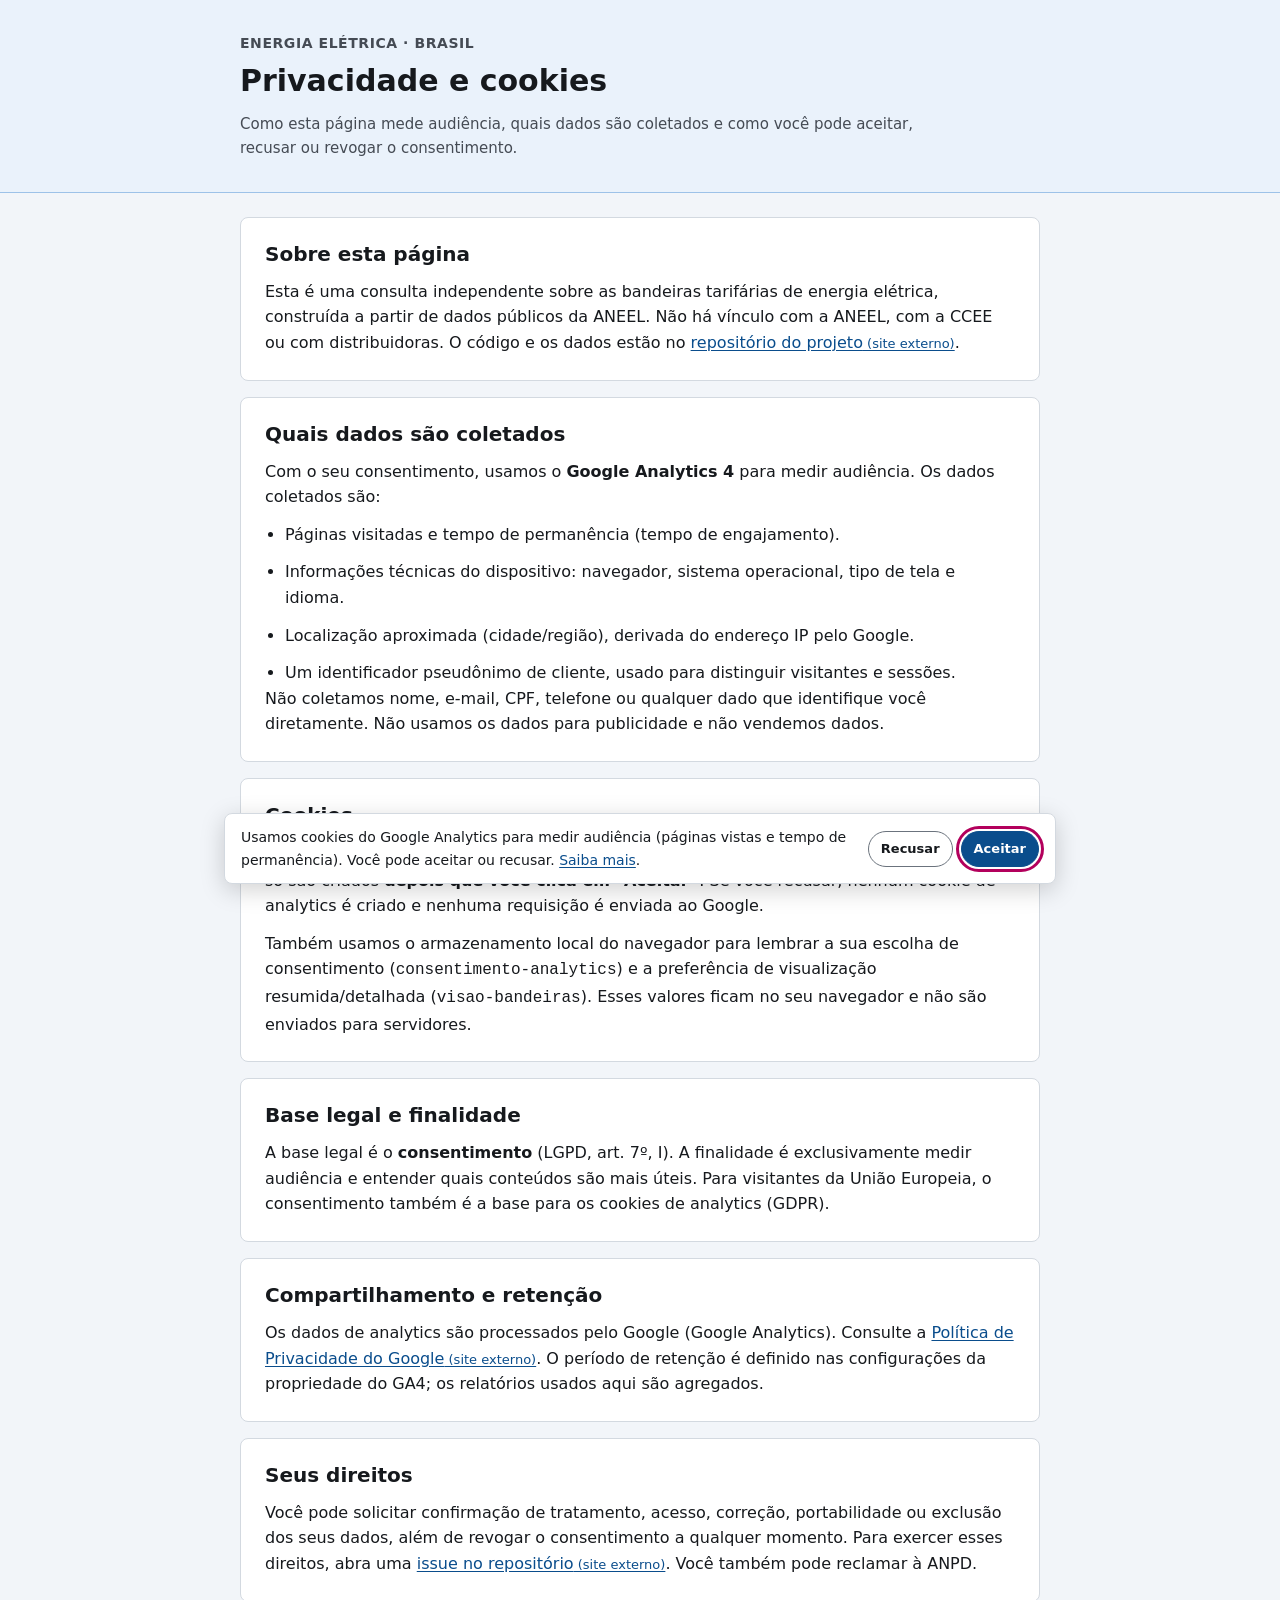
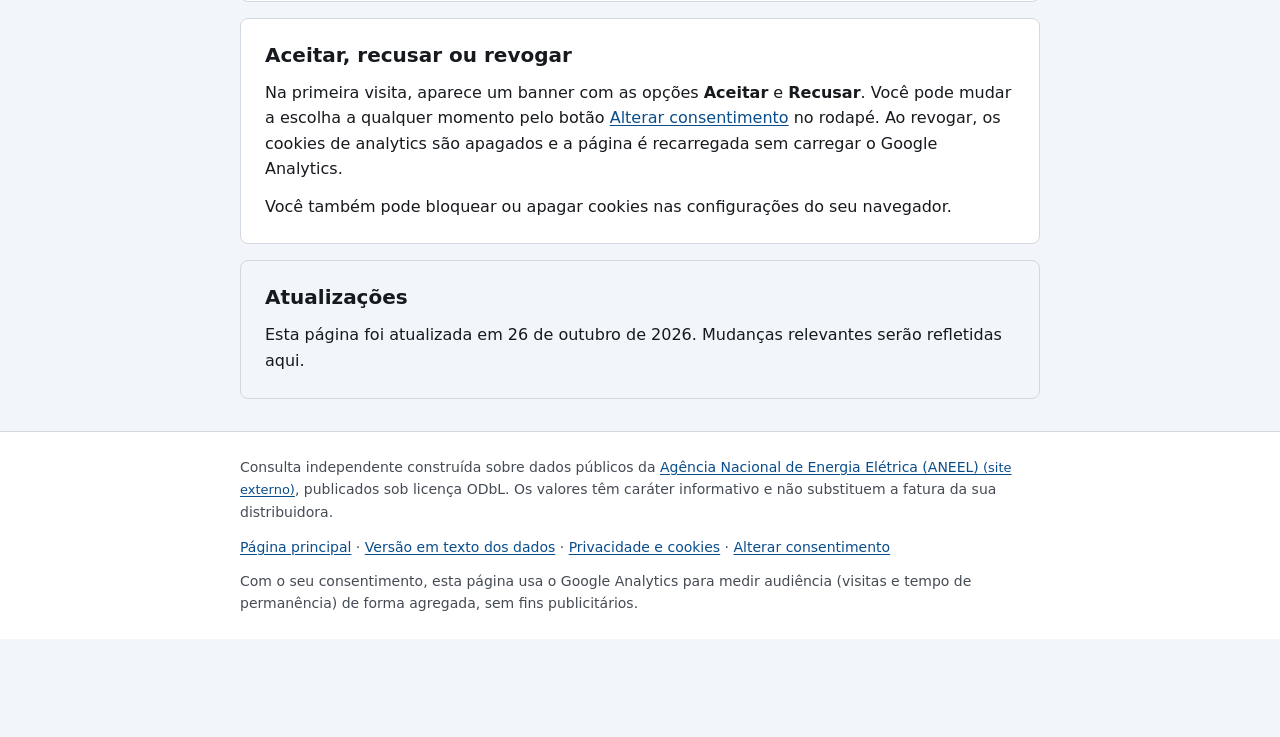
<file: privacidade.html>
<!DOCTYPE html>
<html lang="pt-BR">
<head>
<meta charset="utf-8">
<meta name="viewport" content="width=device-width, initial-scale=1">
<title>Privacidade e cookies — Bandeiras tarifárias</title>
<meta name="description" content="Como o site das bandeiras tarifárias usa cookies e o Google Analytics, quais dados são coletados, base legal, retenção e como aceitar, recusar ou revogar o consentimento.">
<meta name="robots" content="index, follow">
<link rel="canonical" href="https://brunohdc.github.io/bandeiras-tarifarias/privacidade.html">
<meta name="theme-color" content="#0a4d8c">
<link rel="icon" href="favicon.svg" type="image/svg+xml">
<link rel="icon" href="favicon-96.png" sizes="96x96" type="image/png">
<link rel="stylesheet" href="bandeiras.css?v=11">
</head>
<body>

<a class="skip-link" href="#conteudo">Pular para o conteúdo</a>

<header class="cabecalho">
  <div class="conteiner">
    <p class="eyebrow">Energia elétrica · Brasil</p>
    <h1>Privacidade e cookies</h1>
    <p class="subtitulo">
      Como esta página mede audiência, quais dados são coletados e como você pode
      aceitar, recusar ou revogar o consentimento.
    </p>
  </div>
</header>

<main id="conteudo" class="conteiner">

  <section class="cartao" aria-labelledby="titulo-quem">
    <h2 id="titulo-quem">Sobre esta página</h2>
    <p>
      Esta é uma consulta independente sobre as bandeiras tarifárias de energia elétrica,
      construída a partir de dados públicos da ANEEL. Não há vínculo com a ANEEL, com a CCEE
      ou com distribuidoras. O código e os dados estão no
      <a href="https://github.com/brunohdc/bandeiras-tarifarias" rel="noopener" target="_blank">repositório do projeto<span class="externo"> (site externo)</span></a>.
    </p>
  </section>

  <section class="cartao" aria-labelledby="titulo-dados">
    <h2 id="titulo-dados">Quais dados são coletados</h2>
    <p>
      Com o seu consentimento, usamos o <strong>Google Analytics 4</strong> para medir
      audiência. Os dados coletados são:
    </p>
    <ul class="lista-avisos">
      <li>Páginas visitadas e tempo de permanência (tempo de engajamento).</li>
      <li>Informações técnicas do dispositivo: navegador, sistema operacional, tipo de tela e idioma.</li>
      <li>Localização aproximada (cidade/região), derivada do endereço IP pelo Google.</li>
      <li>Um identificador pseudônimo de cliente, usado para distinguir visitantes e sessões.</li>
    </ul>
    <p>
      Não coletamos nome, e-mail, CPF, telefone ou qualquer dado que identifique você
      diretamente. Não usamos os dados para publicidade e não vendemos dados.
    </p>
  </section>

  <section class="cartao" aria-labelledby="titulo-cookies">
    <h2 id="titulo-cookies">Cookies</h2>
    <p>
      O Google Analytics cria os cookies <code>_ga</code> e
      <code>_ga_L1BM28TN18</code>, com validade de até 2 anos. Eles só são criados
      <strong>depois que você clica em “Aceitar”</strong>. Se você recusar, nenhum cookie
      de analytics é criado e nenhuma requisição é enviada ao Google.
    </p>
    <p>
      Também usamos o armazenamento local do navegador para lembrar a sua escolha de
      consentimento (<code>consentimento-analytics</code>) e a preferência de visualização
      resumida/detalhada (<code>visao-bandeiras</code>). Esses valores ficam no seu
      navegador e não são enviados para servidores.
    </p>
  </section>

  <section class="cartao" aria-labelledby="titulo-base">
    <h2 id="titulo-base">Base legal e finalidade</h2>
    <p>
      A base legal é o <strong>consentimento</strong> (LGPD, art. 7º, I). A finalidade é
      exclusivamente medir audiência e entender quais conteúdos são mais úteis. Para
      visitantes da União Europeia, o consentimento também é a base para os cookies de
      analytics (GDPR).
    </p>
  </section>

  <section class="cartao" aria-labelledby="titulo-compartilhamento">
    <h2 id="titulo-compartilhamento">Compartilhamento e retenção</h2>
    <p>
      Os dados de analytics são processados pelo Google (Google Analytics). Consulte a
      <a href="https://policies.google.com/privacy" rel="noopener" target="_blank">Política de Privacidade do Google<span class="externo"> (site externo)</span></a>.
      O período de retenção é definido nas configurações da propriedade do GA4; os
      relatórios usados aqui são agregados.
    </p>
  </section>

  <section class="cartao" aria-labelledby="titulo-direitos">
    <h2 id="titulo-direitos">Seus direitos</h2>
    <p>
      Você pode solicitar confirmação de tratamento, acesso, correção, portabilidade ou
      exclusão dos seus dados, além de revogar o consentimento a qualquer momento. Para
      exercer esses direitos, abra uma
      <a href="https://github.com/brunohdc/bandeiras-tarifarias/issues" rel="noopener" target="_blank">issue no repositório<span class="externo"> (site externo)</span></a>.
      Você também pode reclamar à ANPD.
    </p>
  </section>

  <section class="cartao" aria-labelledby="titulo-consentimento">
    <h2 id="titulo-consentimento">Aceitar, recusar ou revogar</h2>
    <p>
      Na primeira visita, aparece um banner com as opções <strong>Aceitar</strong> e
      <strong>Recusar</strong>. Você pode mudar a escolha a qualquer momento pelo botão
      <button type="button" class="link-botao" data-cookies>Alterar consentimento</button>
      no rodapé. Ao revogar, os cookies de analytics são apagados e a página é recarregada
      sem carregar o Google Analytics.
    </p>
    <p>
      Você também pode bloquear ou apagar cookies nas configurações do seu navegador.
    </p>
  </section>

  <section class="cartao cartao-aviso" aria-labelledby="titulo-atualizacao">
    <h2 id="titulo-atualizacao">Atualizações</h2>
    <p>
      Esta página foi atualizada em <time datetime="2026-10-26">26 de outubro de 2026</time>.
      Mudanças relevantes serão refletidas aqui.
    </p>
  </section>

</main>

<footer class="rodape">
  <div class="conteiner">
    <p class="rodape-nota">
      Consulta independente construída sobre dados públicos da
      <a href="https://dadosabertos.aneel.gov.br/dataset/bandeiras-tarifarias" rel="noopener" target="_blank">Agência Nacional de Energia Elétrica (ANEEL)<span class="externo"> (site externo)</span></a>,
      publicados sob licença ODbL. Os valores têm caráter informativo e não substituem a fatura
      da sua distribuidora.
    </p>
    <p class="rodape-nota rodape-dados">
      <a href="./">Página principal</a> ·
      <a href="dados.html">Versão em texto dos dados</a> ·
      <a href="privacidade.html">Privacidade e cookies</a> ·
      <button type="button" class="link-botao" data-cookies>Alterar consentimento</button>
    </p>
    <p class="rodape-nota rodape-analytics">
      Com o seu consentimento, esta página usa o Google Analytics para medir audiência
      (visitas e tempo de permanência) de forma agregada, sem fins publicitários.
    </p>
  </div>
</footer>

<script src="consentimento.js?v=2"></script>
</body>
</html>
</file>
<file: bandeiras.css>
/* ============================================================
   Histórico das bandeiras tarifárias — ANEEL
   Mobile-first · WCAG 2.2 AA
   ============================================================ */

/* ---------- Tokens ---------- */
:root {
  --cor-fundo: #ffffff;
  --cor-fundo-alt: #f2f5f9;
  --cor-texto: #16191d;
  --cor-texto-suave: #454b54;
  --cor-borda: #d3d9e0;
  /* Borda de componentes de UI (botão) — precisa de 3:1, por isso mais escura que --cor-borda */
  --cor-borda-campo: #6b737d;
  --cor-primaria: #0a4d8c;
  --cor-primaria-escura: #073561;
  --cor-foco: #b3005c;
  --cor-destaque-fundo: #eaf2fb;
  --cor-destaque-borda: #9dc2e8;

  --bandeira-verde-fundo: #e2f3e4;
  --bandeira-verde-texto: #14532d;
  --bandeira-verde-borda: #3f8f52;

  --bandeira-amarela-fundo: #fff3d1;
  --bandeira-amarela-texto: #63440a;
  --bandeira-amarela-borda: #a87b16;

  --bandeira-vermelha-p1-fundo: #fde8e8;
  --bandeira-vermelha-p1-texto: #7c1d1d;
  --bandeira-vermelha-p1-borda: #c0392b;

  --bandeira-vermelha-p2-fundo: #fbdcd7;
  --bandeira-vermelha-p2-texto: #6b1512;
  --bandeira-vermelha-p2-borda: #a5261a;

  --bandeira-escassez-hidrica-fundo: #efe4f7;
  --bandeira-escassez-hidrica-texto: #452765;
  --bandeira-escassez-hidrica-borda: #7a4cae;

  /* Faixas do gráfico (fundo) e linhas */
  --faixa-verde: #e6f5e8;
  --faixa-amarela: #fff7e0;
  --faixa-vermelha-p1: #fdecec;
  --faixa-vermelha-p2: #fbdcd7;
  --faixa-escassez-hidrica: #f1e8f9;
  --cor-linha-grafico: #4b5561;
  --cor-grade: #e4e8ee;
  --cor-eixo: #9aa4b0;

  --espaco-1: 0.25rem;
  --espaco-2: 0.5rem;
  --espaco-3: 0.75rem;
  --espaco-4: 1rem;
  --espaco-5: 1.5rem;
  --espaco-6: 2rem;
  --espaco-7: 3rem;

  --raio: 0.5rem;
  --largura-max: 52rem;
  --alvo-toque: 2.75rem;

  --fonte: system-ui, -apple-system, "Segoe UI", Roboto, "Helvetica Neue", Arial, sans-serif;
}

@media (prefers-color-scheme: dark) {
  :root {
    --cor-fundo: #12151a;
    --cor-fundo-alt: #1a1f26;
    --cor-texto: #eef1f5;
    --cor-texto-suave: #b6bec9;
    --cor-borda: #39424e;
    --cor-borda-campo: #8b96a3;
    --cor-primaria: #7fb3e8;
    --cor-primaria-escura: #a8cdf0;
    --cor-foco: #ff7ab8;
    --cor-destaque-fundo: #17222f;
    --cor-destaque-borda: #2f4c68;

    --bandeira-verde-fundo: #14261a;
    --bandeira-verde-texto: #9be0aa;
    --bandeira-verde-borda: #3f8f52;

    --bandeira-amarela-fundo: #2b2110;
    --bandeira-amarela-texto: #f0cf7a;
    --bandeira-amarela-borda: #a87b16;

    --bandeira-vermelha-p1-fundo: #2c1616;
    --bandeira-vermelha-p1-texto: #f0a2a2;
    --bandeira-vermelha-p1-borda: #c0392b;

    --bandeira-vermelha-p2-fundo: #331512;
    --bandeira-vermelha-p2-texto: #f5b3a9;
    --bandeira-vermelha-p2-borda: #a5261a;

    --bandeira-escassez-hidrica-fundo: #221a30;
    --bandeira-escassez-hidrica-texto: #cfb4f0;
    --bandeira-escassez-hidrica-borda: #7a4cae;

    --faixa-verde: #14261a;
    --faixa-amarela: #2b2110;
    --faixa-vermelha-p1: #2c1616;
    --faixa-vermelha-p2: #331512;
    --faixa-escassez-hidrica: #221a30;
    --cor-linha-grafico: #aeb8c4;
    --cor-grade: #2a303a;
    --cor-eixo: #5b6674;
  }
}

/* ---------- Reset ---------- */
*, *::before, *::after { box-sizing: border-box; }

[hidden] { display: none !important; }

html { -webkit-text-size-adjust: 100%; }

body {
  margin: 0;
  font-family: var(--fonte);
  font-size: 1rem;
  line-height: 1.6;
  color: var(--cor-texto);
  background: var(--cor-fundo-alt);
}

h1, h2 { line-height: 1.25; margin: 0 0 var(--espaco-3); }
h1 { font-size: 1.625rem; }
h2 { font-size: 1.25rem; }

p { margin: 0 0 var(--espaco-3); }
p:last-child { margin-bottom: 0; }

strong { font-weight: 700; }

a {
  color: var(--cor-primaria);
  text-underline-offset: 0.15em;
}
a:hover { color: var(--cor-primaria-escura); }

:focus-visible {
  outline: 3px solid var(--cor-foco);
  outline-offset: 2px;
  border-radius: 2px;
}

.sr-only {
  position: absolute;
  width: 1px; height: 1px;
  padding: 0; margin: -1px;
  overflow: hidden;
  clip: rect(0 0 0 0);
  white-space: nowrap;
  border: 0;
}

/* ---------- Skip link ---------- */
.skip-link {
  position: absolute;
  top: -100%;
  left: var(--espaco-4);
  z-index: 100;
  padding: var(--espaco-3) var(--espaco-4);
  background: var(--cor-primaria);
  color: #fff;
  font-weight: 700;
  text-decoration: none;
  border-radius: 0 0 var(--raio) var(--raio);
}
.skip-link:focus { top: 0; color: #fff; }

/* ---------- Layout ---------- */
.conteiner {
  max-width: var(--largura-max);
  margin-inline: auto;
  padding-inline: var(--espaco-4);
}

/* ---------- Cabeçalho ---------- */
.cabecalho {
  background: var(--cor-destaque-fundo);
  border-bottom: 1px solid var(--cor-destaque-borda);
  padding-block: var(--espaco-6);
  margin-bottom: var(--espaco-5);
}
.eyebrow {
  margin: 0 0 var(--espaco-2);
  font-size: 0.875rem;
  font-weight: 700;
  letter-spacing: 0.04em;
  text-transform: uppercase;
  color: var(--cor-texto-suave);
}
.subtitulo {
  margin: 0;
  color: var(--cor-texto-suave);
  font-size: 0.9375rem;
  max-width: 44rem;
}

/* ---------- Seletor de visão ---------- */
.visao {
  display: inline-flex;
  gap: 2px;
  margin: 0 0 var(--espaco-3);
  padding: 2px;
  background: var(--cor-fundo-alt);
  border: 1px solid var(--cor-borda);
  border-radius: 999px;
}
.visao-botao {
  min-height: 2.25rem;
  padding: var(--espaco-1) var(--espaco-3);
  font-family: inherit;
  font-size: 0.8125rem;
  font-weight: 700;
  color: var(--cor-texto-suave);
  background: transparent;
  border: 0;
  border-radius: 999px;
  cursor: pointer;
}
.visao-botao:hover { color: var(--cor-primaria); }
html[data-visao="resumida"] .visao-botao[data-visao="resumida"],
html[data-visao="detalhada"] .visao-botao[data-visao="detalhada"] {
  color: var(--cor-fundo);
  background: var(--cor-primaria);
}
html[data-visao="resumida"] .visao-botao[data-visao="resumida"]:hover,
html[data-visao="detalhada"] .visao-botao[data-visao="detalhada"]:hover {
  color: var(--cor-fundo);
}

html[data-visao="resumida"] .so-detalhado { display: none; }

/* ---------- Marcadores de seção ---------- */
.marcador {
  margin: var(--espaco-6) 0 var(--espaco-3);
  padding-bottom: var(--espaco-2);
  border-bottom: 1px solid var(--cor-borda);
  font-size: 0.75rem;
  font-weight: 700;
  letter-spacing: 0.06em;
  text-transform: uppercase;
  color: var(--cor-primaria);
  scroll-margin-top: var(--espaco-4);
}
#atual { margin-top: 0; }

/* ---------- Cartão ---------- */
.cartao {
  background: var(--cor-fundo);
  border: 1px solid var(--cor-borda);
  border-radius: var(--raio);
  padding: var(--espaco-4);
  margin-bottom: var(--espaco-4);
}
.cartao-aviso {
  background: var(--cor-fundo-alt);
}

@media (min-width: 30rem) {
  .cartao { padding: var(--espaco-5); }
  h1 { font-size: 1.875rem; }
}

/* ---------- Detalhes (dl) ---------- */
.detalhes {
  display: grid;
  gap: var(--espaco-3);
  margin: 0 0 var(--espaco-4);
  padding: 0;
}
.detalhes > div {
  display: grid;
  gap: var(--espaco-1);
  padding-bottom: var(--espaco-3);
  border-bottom: 1px solid var(--cor-borda);
}
.detalhes > div:last-child { border-bottom: 0; padding-bottom: 0; }
.detalhes dt {
  font-size: 0.875rem;
  font-weight: 600;
  color: var(--cor-texto-suave);
}
.detalhes dd {
  margin: 0;
  font-weight: 600;
  font-variant-numeric: tabular-nums;
}

@media (min-width: 34rem) {
  .detalhes { grid-template-columns: 1fr 1fr; gap: var(--espaco-4) var(--espaco-5); }
  .detalhes > div { border-bottom: 0; padding-bottom: 0; }
}

/* ---------- Fonte ---------- */
.fonte {
  margin: 0;
  font-size: 0.875rem;
  color: var(--cor-texto-suave);
}
.fonte a { font-weight: 600; }
.resolucao { display: block; margin-top: var(--espaco-1); }
.externo {
  font-weight: 400;
  font-size: 0.8125rem;
}

/* ---------- Bandeira (vigente) ---------- */
.bandeira {
  display: flex;
  align-items: center;
  gap: var(--espaco-3);
  margin-bottom: var(--espaco-2);
}
.bandeira-icone {
  flex: none;
  width: 2.25rem;
  height: 2.25rem;
  border-radius: 50%;
  border: 3px solid currentColor;
}
.bandeira-nome { font-size: 1.125rem; }
.bandeira-nome strong { font-weight: 800; letter-spacing: 0.02em; }

.bandeira-descricao { color: var(--cor-texto-suave); }

/* Cores da bandeira — sempre acompanhadas de texto, nunca só cor */
.bandeira-verde { color: var(--bandeira-verde-texto); }
.bandeira-amarela { color: var(--bandeira-amarela-texto); }
.bandeira-vermelha-p1 { color: var(--bandeira-vermelha-p1-texto); }
.bandeira-vermelha-p2 { color: var(--bandeira-vermelha-p2-texto); }
.bandeira-escassez-hidrica { color: var(--bandeira-escassez-hidrica-texto); }

.bandeira-verde-bloco  { background: var(--bandeira-verde-fundo); border-color: var(--bandeira-verde-borda); }
.bandeira-verde-bloco .bandeira-nome,
.bandeira-verde-bloco .bandeira-descricao { color: var(--bandeira-verde-texto); }
.bandeira-verde-bloco .bandeira-icone { background: var(--bandeira-verde-borda); }

.bandeira-amarela-bloco  { background: var(--bandeira-amarela-fundo); border-color: var(--bandeira-amarela-borda); }
.bandeira-amarela-bloco .bandeira-nome,
.bandeira-amarela-bloco .bandeira-descricao { color: var(--bandeira-amarela-texto); }
.bandeira-amarela-bloco .bandeira-icone { background: var(--bandeira-amarela-borda); }

.bandeira-vermelha-p1-bloco  { background: var(--bandeira-vermelha-p1-fundo); border-color: var(--bandeira-vermelha-p1-borda); }
.bandeira-vermelha-p1-bloco .bandeira-nome,
.bandeira-vermelha-p1-bloco .bandeira-descricao { color: var(--bandeira-vermelha-p1-texto); }
.bandeira-vermelha-p1-bloco .bandeira-icone { background: var(--bandeira-vermelha-p1-borda); }

.bandeira-vermelha-p2-bloco  { background: var(--bandeira-vermelha-p2-fundo); border-color: var(--bandeira-vermelha-p2-borda); }
.bandeira-vermelha-p2-bloco .bandeira-nome,
.bandeira-vermelha-p2-bloco .bandeira-descricao { color: var(--bandeira-vermelha-p2-texto); }
.bandeira-vermelha-p2-bloco .bandeira-icone { background: var(--bandeira-vermelha-p2-borda); }

.bandeira-escassez-hidrica-bloco  { background: var(--bandeira-escassez-hidrica-fundo); border-color: var(--bandeira-escassez-hidrica-borda); }
.bandeira-escassez-hidrica-bloco .bandeira-nome,
.bandeira-escassez-hidrica-bloco .bandeira-descricao { color: var(--bandeira-escassez-hidrica-texto); }
.bandeira-escassez-hidrica-bloco .bandeira-icone { background: var(--bandeira-escassez-hidrica-borda); }

/* ---------- Instruções e avisos suaves ---------- */
.instrucao { margin-bottom: var(--espaco-4); }

.aviso-suave {
  margin: var(--espaco-3) 0 0;
  font-size: 0.875rem;
  color: var(--cor-texto-suave);
}

.estimativa-vazia {
  margin: 0 0 var(--espaco-4);
  padding: var(--espaco-4);
  font-size: 0.9375rem;
  color: var(--cor-texto-suave);
  background: var(--cor-fundo-alt);
  border: 1px dashed var(--cor-borda);
  border-radius: var(--raio);
}

/* ---------- Chips de ano ---------- */
.chips {
  display: flex;
  flex-wrap: wrap;
  gap: var(--espaco-2);
  margin-bottom: var(--espaco-4);
}
.chip {
  min-height: 2.25rem;
  padding: var(--espaco-1) var(--espaco-3);
  font-family: inherit;
  font-size: 0.8125rem;
  font-weight: 700;
  font-variant-numeric: tabular-nums;
  color: var(--cor-texto);
  background: var(--cor-fundo);
  border: 1px solid var(--cor-borda-campo);
  border-radius: 999px;
  cursor: pointer;
}
.chip:hover { border-color: var(--cor-primaria); }
.chip[aria-pressed="true"] {
  color: #fff;
  background: var(--cor-primaria);
  border-color: var(--cor-primaria);
}

/* ---------- Agenda de divulgação ---------- */
.agenda-ano {
  font-size: 0.9375rem;
  font-weight: 600;
  color: var(--cor-texto-suave);
}

.agenda-proxima {
  margin: 0 0 var(--espaco-4);
  padding: var(--espaco-3) var(--espaco-4);
  background: var(--cor-destaque-fundo);
  border: 1px solid var(--cor-destaque-borda);
  border-radius: var(--raio);
}
.agenda-proxima-rotulo {
  margin: 0 0 var(--espaco-1);
  font-size: 0.75rem;
  font-weight: 700;
  letter-spacing: 0.04em;
  text-transform: uppercase;
  color: var(--cor-texto-suave);
}
.agenda-proxima-data {
  margin: 0 0 var(--espaco-1);
  font-size: 1.0625rem;
  font-weight: 700;
  font-variant-numeric: tabular-nums;
}
.agenda-proxima-detalhe {
  margin: 0;
  font-size: 0.9375rem;
  color: var(--cor-texto-suave);
}

.tabela-agenda td:first-child { white-space: nowrap; }
.tabela-agenda .pendente {
  font-size: 0.875rem;
  font-style: italic;
  color: var(--cor-texto-suave);
}
.tabela-agenda .linha-proxima { background: var(--cor-destaque-fundo); }
.tabela-agenda .linha-proxima td { border-bottom-color: var(--cor-destaque-borda); }

/* ---------- Projeção da CCEE ---------- */
.projecao-resumo {
  margin: 0 0 var(--espaco-4);
  padding: var(--espaco-4);
  background: var(--cor-fundo-alt);
  border: 1px solid var(--cor-borda);
  border-left: 4px solid var(--cor-primaria);
  border-radius: var(--raio);
}
.projecao-edicao {
  margin: 0 0 var(--espaco-1);
  font-size: 0.75rem;
  font-weight: 700;
  letter-spacing: 0.04em;
  text-transform: uppercase;
  color: var(--cor-texto-suave);
}
.projecao-texto {
  margin: 0 0 var(--espaco-3);
  font-size: 1.0625rem;
  font-weight: 600;
}
.projecao-destaques {
  margin: 0;
  padding-left: 1.25rem;
  display: grid;
  gap: var(--espaco-2);
  font-size: 0.9375rem;
  color: var(--cor-texto-suave);
}
.projecao-ressalva {
  margin: var(--espaco-2) 0 0;
  font-size: 0.875rem;
  color: var(--cor-texto-suave);
}
.projecao-aviso {
  margin: 0 0 var(--espaco-3);
  padding: var(--espaco-3) var(--espaco-4);
  font-size: 0.875rem;
  color: var(--bandeira-amarela-texto);
  background: var(--bandeira-amarela-fundo);
  border: 1px solid var(--bandeira-amarela-borda);
  border-radius: var(--raio);
}

/* ---------- Gráfico ---------- */
.grafico-rolagem {
  overflow-x: auto;
  -webkit-overflow-scrolling: touch;
  margin-bottom: var(--espaco-3);
}
.grafico-area {
  position: relative;
  min-width: 42rem;
}
#grafico {
  display: block;
  width: 100%;
  height: auto;
}
#grafico .faixa { stroke: var(--cor-grade); }
#grafico .faixa-rotulo {
  font-size: 13px;
  font-weight: 700;
  text-anchor: end;
  dominant-baseline: middle;
}
#grafico .rotulo-verde { fill: var(--bandeira-verde-texto); }
#grafico .rotulo-amarela { fill: var(--bandeira-amarela-texto); }
#grafico .rotulo-vermelha-p1 { fill: var(--bandeira-vermelha-p1-texto); }
#grafico .rotulo-vermelha-p2 { fill: var(--bandeira-vermelha-p2-texto); }
#grafico .rotulo-escassez-hidrica { fill: var(--bandeira-escassez-hidrica-texto); }

#grafico .grade { stroke: var(--cor-grade); stroke-width: 1; }
#grafico .eixo { stroke: var(--cor-eixo); stroke-width: 1.5; }
#grafico .rotulo-mes {
  font-size: 13px;
  fill: var(--cor-texto-suave);
  text-anchor: middle;
}
#grafico .rotulo-ano {
  font-size: 12px;
  font-weight: 700;
  fill: var(--cor-texto-suave);
  text-anchor: end;
  dominant-baseline: middle;
}
#grafico .linha-ano {
  fill: none;
  stroke: var(--cor-linha-grafico);
  stroke-width: 1.8;
  stroke-linejoin: round;
  stroke-linecap: round;
  transition: opacity 0.15s ease;
}
#grafico .ponto {
  fill: var(--cor-fundo);
  stroke: var(--cor-linha-grafico);
  stroke-width: 1.6;
  transition: opacity 0.15s ease;
}
#grafico .ponto:hover { stroke: var(--cor-foco); }
#grafico .linha-ano.destacado {
  stroke: var(--cor-primaria);
  stroke-width: 2.6;
}
#grafico .ponto.destacado {
  stroke: var(--cor-primaria);
  stroke-width: 2;
}
#grafico .rotulo-ano.destacado { fill: var(--cor-primaria); }

/* Dica (tooltip) */
.dica {
  position: absolute;
  z-index: 5;
  transform: translate(-50%, calc(-100% - 10px));
  padding: var(--espaco-2) var(--espaco-3);
  font-size: 0.8125rem;
  line-height: 1.45;
  white-space: nowrap;
  color: var(--cor-fundo);
  background: var(--cor-texto);
  border-radius: var(--raio);
  pointer-events: none;
  box-shadow: 0 2px 8px rgba(0, 0, 0, 0.25);
}
.dica strong { font-variant-numeric: tabular-nums; }

.nota-grafico {
  margin: 0 0 var(--espaco-3);
  font-size: 0.875rem;
  color: var(--cor-texto-suave);
}

/* ---------- Detalhes expansível (tabela mensal) ---------- */
.bloco-detalhes {
  margin-bottom: var(--espaco-4);
  border-top: 1px solid var(--cor-borda);
  padding-top: var(--espaco-3);
}
.bloco-detalhes summary {
  cursor: pointer;
  font-weight: 700;
  font-size: 0.9375rem;
  color: var(--cor-primaria);
}
.bloco-detalhes summary:hover { color: var(--cor-primaria-escura); }
.bloco-detalhes[open] summary { margin-bottom: var(--espaco-3); }

/* ---------- Tabela ---------- */
.tabela-rolagem {
  overflow-x: auto;
  -webkit-overflow-scrolling: touch;
  margin-bottom: var(--espaco-3);
}
.tabela {
  width: 100%;
  border-collapse: collapse;
  font-size: 0.9375rem;
}
.tabela th,
.tabela td {
  padding: var(--espaco-3);
  text-align: left;
  border-bottom: 1px solid var(--cor-borda);
  vertical-align: middle;
}
.tabela thead th {
  font-size: 0.8125rem;
  font-weight: 700;
  text-transform: uppercase;
  letter-spacing: 0.03em;
  color: var(--cor-texto-suave);
  border-bottom: 2px solid var(--cor-borda);
}
.tabela tbody th {
  font-weight: 700;
  font-variant-numeric: tabular-nums;
}
.tabela td:nth-child(1),
.tabela td:nth-child(3) {
  font-variant-numeric: tabular-nums;
}
.tabela tbody tr:last-child th,
.tabela tbody tr:last-child td {
  border-bottom: 0;
}

.tabela-resumo td { text-align: center; }
.tabela-resumo thead th:not(:first-child) { text-align: center; }
.tabela-resumo tbody th { text-align: left; }

.linha-atual { background: var(--cor-destaque-fundo); }
.linha-atual th,
.linha-atual td { border-bottom-color: var(--cor-destaque-borda); }

.valor-celula { font-weight: 700; }

/* Selos de bandeira (tabela/lista) */
.selo {
  display: inline-block;
  padding: 0.125rem 0.5rem;
  border: 1px solid currentColor;
  border-radius: 999px;
  font-size: 0.8125rem;
  font-weight: 700;
  line-height: 1.5;
  white-space: nowrap;
}
.selo-verde { color: var(--bandeira-verde-texto); }
.selo-amarela { color: var(--bandeira-amarela-texto); }
.selo-vermelha-p1 { color: var(--bandeira-vermelha-p1-texto); }
.selo-vermelha-p2 { color: var(--bandeira-vermelha-p2-texto); }
.selo-escassez-hidrica { color: var(--bandeira-escassez-hidrica-texto); }

/* ---------- Dicionário de bandeiras ---------- */
.lista-bandeiras {
  list-style: none;
  margin: 0;
  padding: 0;
  display: grid;
  gap: var(--espaco-4);
}
.lista-bandeiras li {
  display: grid;
  gap: var(--espaco-1);
  padding-bottom: var(--espaco-4);
  border-bottom: 1px solid var(--cor-borda);
}
.lista-bandeiras li:last-child { border-bottom: 0; padding-bottom: 0; }
.lista-bandeiras .selo { justify-self: start; }
.lista-bandeiras .desc { color: var(--cor-texto); }

/* ---------- Lista de avisos ---------- */
.lista-avisos {
  margin: 0;
  padding-left: 1.25rem;
  display: grid;
  gap: var(--espaco-3);
}
.lista-avisos li { color: var(--cor-texto); }

/* ---------- Rodapé ---------- */
.rodape {
  background: var(--cor-fundo);
  border-top: 1px solid var(--cor-borda);
  padding-block: var(--espaco-5);
  margin-top: var(--espaco-6);
  font-size: 0.875rem;
  color: var(--cor-texto-suave);
}
.verificado { margin-bottom: var(--espaco-3); font-size: 0.9375rem; }
.rodape-nota { margin: 0; }
.rodape-dados { margin-top: var(--espaco-3); }
.rodape-links { margin-top: var(--espaco-3); }
.rodape-analytics { margin-top: var(--espaco-3); }

.link-botao {
  padding: 0;
  font: inherit;
  color: var(--cor-primaria);
  background: none;
  border: 0;
  text-decoration: underline;
  text-underline-offset: 0.15em;
  cursor: pointer;
}
.link-botao:hover { color: var(--cor-primaria-escura); }

/* ---------- Consentimento de cookies ---------- */
.consent {
  position: fixed;
  left: var(--espaco-4);
  right: var(--espaco-4);
  bottom: var(--espaco-4);
  z-index: 50;
  display: flex;
  flex-wrap: wrap;
  align-items: center;
  gap: var(--espaco-3);
  max-width: var(--largura-max);
  margin-inline: auto;
  padding: var(--espaco-3) var(--espaco-4);
  background: var(--cor-fundo);
  border: 1px solid var(--cor-borda);
  border-radius: var(--raio);
  box-shadow: 0 6px 24px rgba(0, 0, 0, 0.18);
}
.consent-texto {
  flex: 1 1 20rem;
  margin: 0;
  font-size: 0.875rem;
}
.consent-acoes {
  display: flex;
  gap: var(--espaco-2);
  margin-left: auto;
}
.consent-botao {
  min-height: 2.25rem;
  padding: var(--espaco-1) var(--espaco-3);
  font-family: inherit;
  font-size: 0.8125rem;
  font-weight: 700;
  color: var(--cor-texto);
  background: var(--cor-fundo);
  border: 1px solid var(--cor-borda-campo);
  border-radius: 999px;
  cursor: pointer;
}
.consent-botao:hover { border-color: var(--cor-primaria); }
.consent-aceitar {
  color: var(--cor-fundo);
  background: var(--cor-primaria);
  border-color: var(--cor-primaria);
}
.consent-aceitar:hover {
  color: var(--cor-fundo);
  background: var(--cor-primaria-escura);
  border-color: var(--cor-primaria-escura);
}
body.consent-visivel { padding-bottom: 11rem; }

@media (min-width: 48rem) {
  body.consent-visivel { padding-bottom: 6.5rem; }
}

/* ---------- Movimento reduzido ---------- */
@media (prefers-reduced-motion: reduce) {
  *, *::before, *::after {
    animation-duration: 0.01ms !important;
    animation-iteration-count: 1 !important;
    transition-duration: 0.01ms !important;
    scroll-behavior: auto !important;
  }
}

/* ---------- Impressão ---------- */
@media print {
  body { background: #fff; }
  .skip-link, .estimativa-vazia, .chips { display: none; }
  .cartao { border: 1px solid #999; break-inside: avoid; }
  .agenda-proxima { break-inside: avoid; }
  .projecao-resumo { break-inside: avoid; }
  .grafico-rolagem { overflow: visible; }
}
</file>
